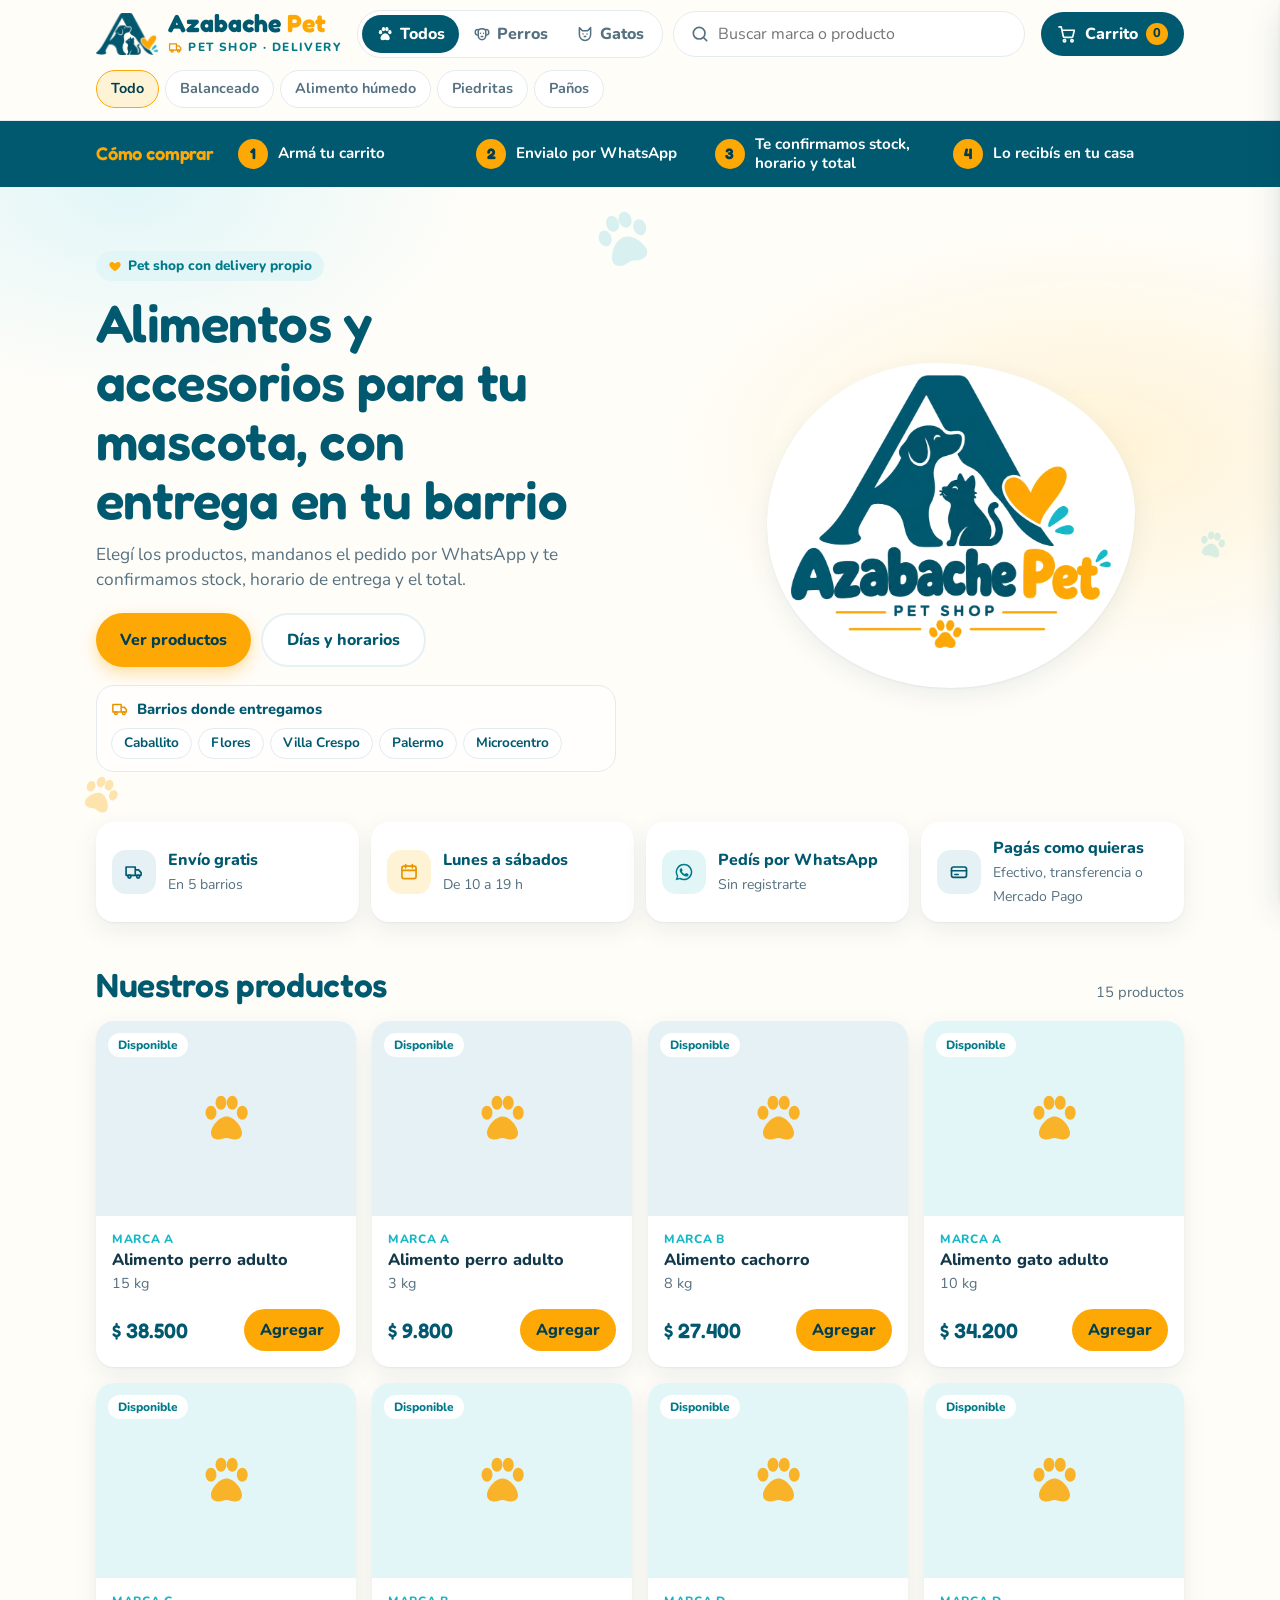
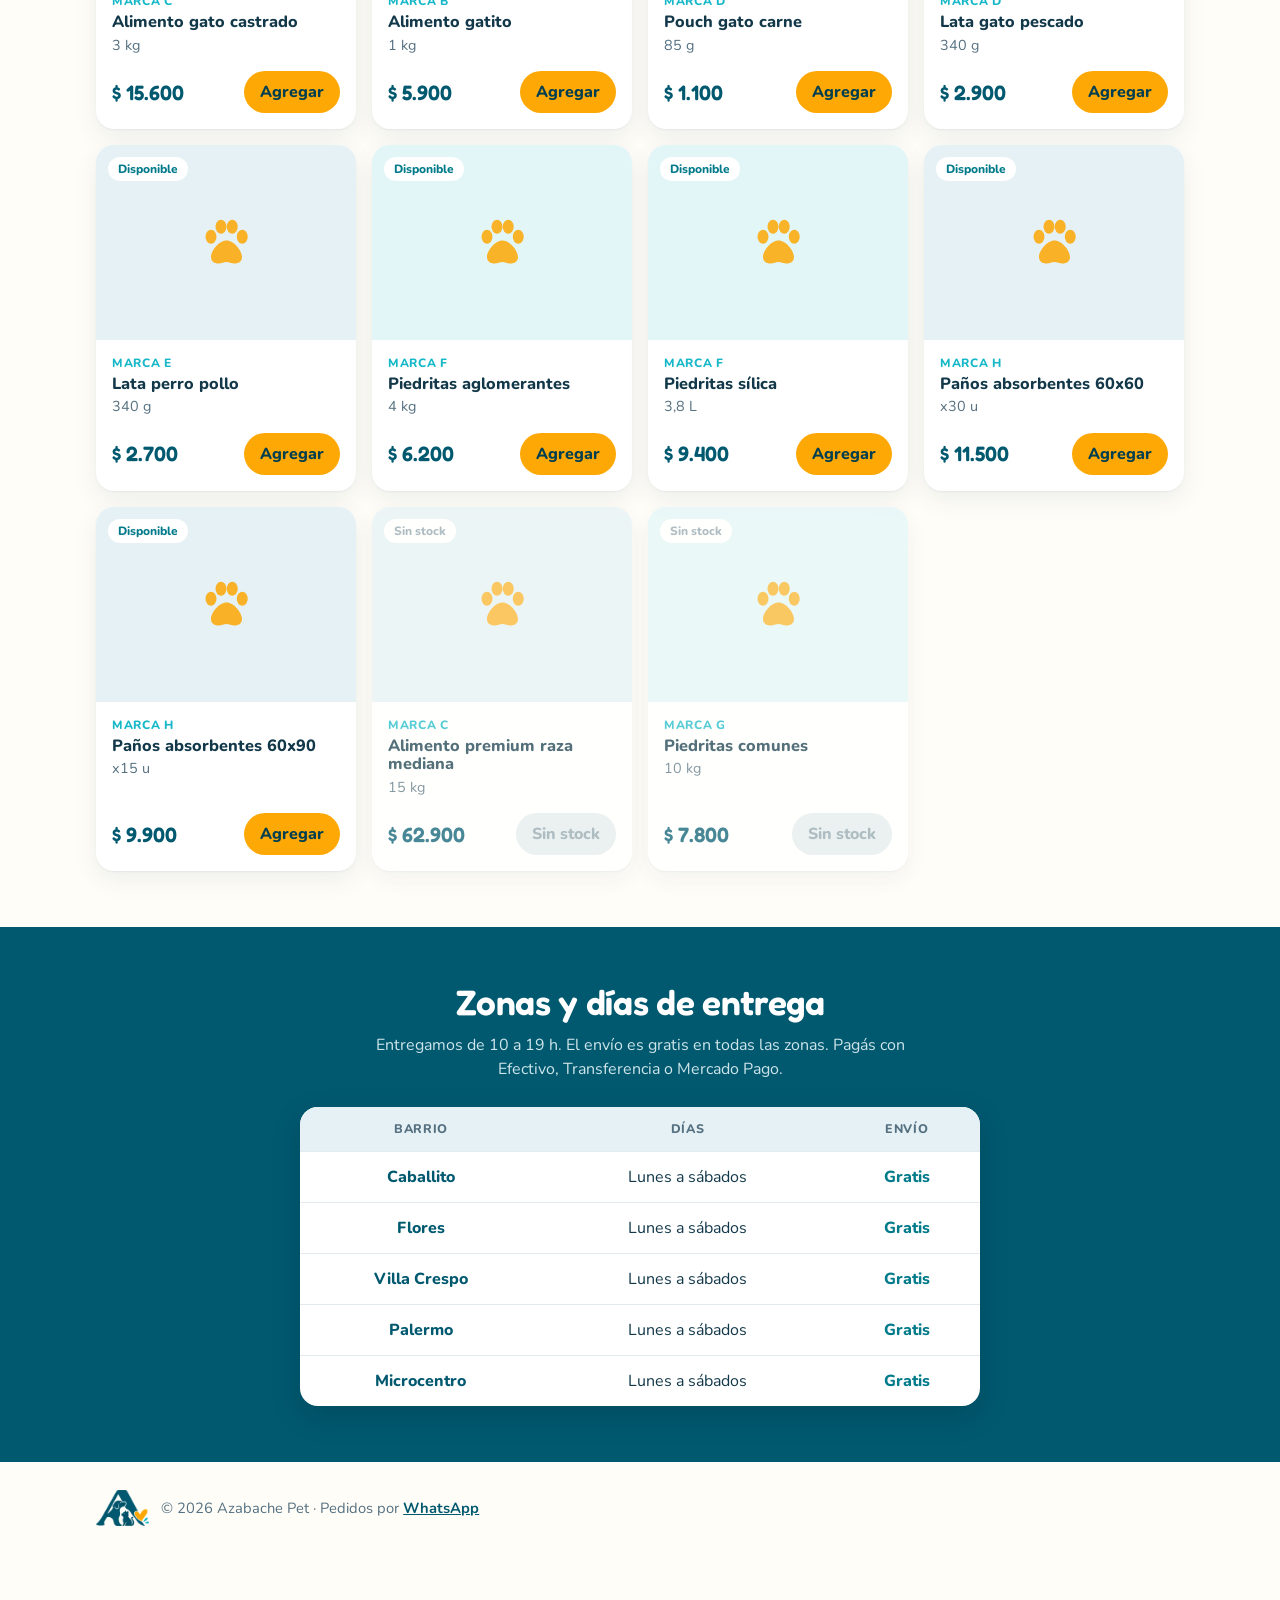
<file: index.html>
<!doctype html>
<html lang="es">
<head>
  <meta charset="utf-8">
  <meta name="viewport" content="width=device-width, initial-scale=1">
  <title>Azabache Pet · Pet shop & delivery</title>
  <meta name="description" content="Alimento balanceado, húmedo, piedritas y paños con entrega en Caballito, Flores, Villa Crespo, Palermo y Microcentro.">
  <meta name="theme-color" content="#015970">
  <link rel="icon" type="image/png" href="img/favicon.png">
  <link rel="preconnect" href="https://fonts.googleapis.com">
  <link rel="preconnect" href="https://fonts.gstatic.com" crossorigin>
  <link rel="stylesheet" href="https://fonts.googleapis.com/css2?family=Fredoka:wght@500;600;700&family=Nunito:wght@400;600;700;800&display=swap">
  <link rel="stylesheet" href="styles.css">
</head>
<body>
  <header class="topbar">
    <div class="wrap topbar-inner">
      <a href="#" class="brand" id="brand">
        <img src="img/logo-marca.png" alt="" width="256" height="173">
        <span class="brand-text">
          <span class="wordmark" id="brand-name"></span>
          <span class="brand-sub"><svg aria-hidden="true"><use href="#i-truck"/></svg>Pet shop · Delivery</span>
        </span>
      </a>
      <div class="top-filters">
        <div class="seg" role="tablist" aria-label="Mascota" id="f-mascota">
          <button role="tab" data-v="todos" aria-selected="true"><svg aria-hidden="true"><use href="#i-paw"/></svg>Todos</button>
          <button role="tab" data-v="perro" aria-selected="false"><svg aria-hidden="true"><use href="#i-dog"/></svg>Perros</button>
          <button role="tab" data-v="gato" aria-selected="false"><svg aria-hidden="true"><use href="#i-cat"/></svg>Gatos</button>
        </div>
        <label class="search">
          <svg viewBox="0 0 24 24" aria-hidden="true"><use href="#i-search"/></svg>
          <input type="search" id="f-texto" placeholder="Buscar marca o producto" autocomplete="off" aria-label="Buscar marca o producto">
        </label>
      </div>
      <button class="cart-btn" id="open-cart" aria-label="Ver carrito">
        <svg viewBox="0 0 24 24" aria-hidden="true"><use href="#i-cart"/></svg>
        <span>Carrito</span>
        <span class="badge" id="cart-count" hidden>0</span>
      </button>
    </div>
    <div class="wrap top-chips">
      <div class="chips" id="f-categoria" aria-label="Categoría"></div>
    </div>
  </header>

  <main>
    <section class="howto" aria-label="Cómo comprar">
      <div class="wrap howto-inner">
        <h2 class="howto-title">Cómo comprar</h2>
        <ol class="steps">
          <li><b>1</b><span>Armá tu carrito</span></li>
          <li><b>2</b><span>Envialo por WhatsApp</span></li>
          <li><b>3</b><span>Te confirmamos stock, horario y total</span></li>
          <li><b>4</b><span>Lo recibís en tu casa</span></li>
        </ol>
      </div>
    </section>

    <section class="hero">
      <svg class="deco d1" aria-hidden="true"><use href="#i-paw"/></svg>
      <svg class="deco d2" aria-hidden="true"><use href="#i-paw"/></svg>
      <svg class="deco d3" aria-hidden="true"><use href="#i-paw"/></svg>
      <div class="wrap hero-inner">
        <div class="hero-text">
          <p class="kicker"><svg aria-hidden="true"><use href="#i-heart"/></svg> Pet shop con delivery propio</p>
          <h1 id="hero-title"></h1>
          <p class="hero-sub">Elegí los productos, mandanos el pedido por WhatsApp y te confirmamos stock, horario de entrega y el total.</p>
          <div class="hero-actions">
            <a class="btn-primary" href="#catalogo">Ver productos</a>
            <a class="btn-ghost" href="#entregas">Días y horarios</a>
          </div>
          <div class="zones">
            <p class="zones-label"><svg aria-hidden="true"><use href="#i-truck"/></svg> Barrios donde entregamos</p>
            <ul class="zone-chips" id="hero-zonas"></ul>
          </div>
        </div>
        <div class="hero-art">
          <img class="hero-logo" id="hero-logo" src="img/logo.png" width="900" height="769" alt="">
        </div>
      </div>
    </section>

    <section class="wrap perks" aria-label="Cómo trabajamos">
      <div class="perk"><span class="perk-ico"><svg aria-hidden="true"><use href="#i-truck"/></svg></span><div><b id="perk-envio"></b><span id="perk-envio-sub"></span></div></div>
      <div class="perk"><span class="perk-ico"><svg aria-hidden="true"><use href="#i-cal"/></svg></span><div><b id="perk-dias"></b><span id="perk-dias-sub"></span></div></div>
      <div class="perk"><span class="perk-ico"><svg aria-hidden="true"><use href="#i-wa"/></svg></span><div><b>Pedís por WhatsApp</b><span>Sin registrarte</span></div></div>
      <div class="perk"><span class="perk-ico"><svg aria-hidden="true"><use href="#i-card"/></svg></span><div><b>Pagás como quieras</b><span id="perk-pago"></span></div></div>
    </section>

    <section class="wrap catalog" id="catalogo">
      <div class="catalog-head">
        <h2>Nuestros productos</h2>
        <p class="result-count" id="result-count"></p>
      </div>

      <div class="grid" id="grid"></div>
      <p class="empty" id="empty" hidden>No encontramos productos con esos filtros.</p>
    </section>

    <section class="delivery" id="entregas">
      <div class="wrap">
        <h2>Zonas y días de entrega</h2>
        <p class="delivery-sub" id="delivery-sub"></p>
        <div class="table-wrap">
          <table>
            <thead><tr><th>Barrio</th><th>Días</th><th>Envío</th></tr></thead>
            <tbody id="zonas-body"></tbody>
          </table>
        </div>
      </div>
    </section>
  </main>

  <footer class="footer">
    <div class="wrap footer-inner">
      <img src="img/logo-marca.png" alt="" width="256" height="173">
      <div id="footer"></div>
    </div>
  </footer>

  <!-- Barra flotante en celular -->
  <button class="cart-bar" id="cart-bar" hidden>
    <span id="cart-bar-items"></span>
    <span>Ver pedido · <b id="cart-bar-total"></b></span>
  </button>

  <!-- Carrito -->
  <div class="overlay" id="overlay" hidden></div>
  <aside class="drawer" id="drawer" aria-hidden="true" aria-labelledby="drawer-title" role="dialog">
    <div class="drawer-head">
      <h2 id="drawer-title">Tu pedido</h2>
      <button class="icon-btn" id="close-cart" aria-label="Cerrar carrito">
        <svg viewBox="0 0 24 24" aria-hidden="true"><use href="#i-x"/></svg>
      </button>
    </div>

    <div class="drawer-body">
      <ul class="lines" id="lines"></ul>
      <p class="empty-cart" id="empty-cart">Todavía no agregaste productos.</p>

      <form id="order-form" novalidate>
        <h3>Datos de entrega</h3>
        <label>Nombre y apellido
          <input name="nombre" required autocomplete="name">
        </label>
        <label>Teléfono
          <input name="telefono" type="tel" required autocomplete="tel" inputmode="tel" placeholder="11 1234-5678">
        </label>
        <label>Barrio
          <select name="barrio" required id="barrio"></select>
        </label>
        <label>Dirección (calle, número, piso/depto)
          <input name="direccion" required autocomplete="street-address">
        </label>
        <label>Forma de pago
          <select name="pago" id="pago"></select>
        </label>
        <label>Notas <span class="opt">(opcional)</span>
          <textarea name="notas" rows="2" placeholder="Horario preferido, timbre, etc."></textarea>
        </label>
      </form>
    </div>

    <div class="drawer-foot">
      <div class="totals">
        <div><span>Subtotal</span><span id="t-sub"></span></div>
        <div><span id="t-envio-label">Envío</span><span id="t-envio"></span></div>
        <div class="grand"><span>Total estimado</span><span id="t-total"></span></div>
      </div>
      <p class="hint" id="free-hint"></p>
      <p class="form-error" id="form-error" hidden></p>
      <button class="wa-btn" id="send" type="button">
        <svg viewBox="0 0 24 24" aria-hidden="true"><use href="#i-wa"/></svg>
        Enviar pedido por WhatsApp
      </button>
      <p class="fine">El total final, el stock y el horario se confirman por WhatsApp.</p>
    </div>
  </aside>

  <svg width="0" height="0" style="position:absolute" aria-hidden="true">
    <symbol id="i-paw" viewBox="0 0 24 24"><g fill="currentColor"><ellipse cx="6" cy="9.5" rx="2.2" ry="2.8"/><ellipse cx="10" cy="5.5" rx="2.2" ry="2.8"/><ellipse cx="14.5" cy="5.5" rx="2.2" ry="2.8"/><ellipse cx="18.5" cy="9.5" rx="2.2" ry="2.8"/><path d="M12.2 11c-3 0-6.2 4.1-6.2 6.6 0 1.8 1.4 2.6 3 2.6 1.3 0 2.1-.6 3.2-.6s1.9.6 3.2.6c1.6 0 3-.8 3-2.6 0-2.5-3.2-6.6-6.2-6.6z"/></g></symbol>
    <symbol id="i-cart" viewBox="0 0 24 24"><g fill="none" stroke="currentColor" stroke-width="2" stroke-linecap="round" stroke-linejoin="round"><circle cx="9" cy="20" r="1.4"/><circle cx="18" cy="20" r="1.4"/><path d="M2.5 3.5h2.6l2.4 11.2a1.6 1.6 0 0 0 1.6 1.3h8.4a1.6 1.6 0 0 0 1.6-1.2l1.6-7.3H6"/></g></symbol>
    <symbol id="i-search" viewBox="0 0 24 24"><g fill="none" stroke="currentColor" stroke-width="2" stroke-linecap="round"><circle cx="11" cy="11" r="7"/><path d="m20 20-3.5-3.5"/></g></symbol>
    <symbol id="i-x" viewBox="0 0 24 24"><path d="M6 6l12 12M18 6 6 18" stroke="currentColor" stroke-width="2" stroke-linecap="round"/></symbol>
    <symbol id="i-wa" viewBox="0 0 24 24"><path fill="currentColor" d="M12 2a10 10 0 0 0-8.6 15.1L2 22l5-1.3A10 10 0 1 0 12 2zm0 18.2c-1.5 0-3-.4-4.3-1.2l-.3-.2-3 .8.8-2.9-.2-.3A8.2 8.2 0 1 1 12 20.2zm4.5-6.1c-.2-.1-1.5-.7-1.7-.8-.2-.1-.4-.1-.6.1l-.8 1c-.1.2-.3.2-.5.1a6.7 6.7 0 0 1-3.3-2.9c-.3-.4.2-.4.7-1.4.1-.2 0-.3 0-.4l-.8-1.8c-.2-.5-.4-.4-.6-.4h-.5a1 1 0 0 0-.7.3 3 3 0 0 0-.9 2.2 5.2 5.2 0 0 0 1.1 2.7 11.8 11.8 0 0 0 4.5 4c1.7.7 2.3.8 3.2.6.5-.1 1.5-.6 1.7-1.2.2-.6.2-1.1.2-1.2-.1-.1-.3-.2-.5-.3z"/></symbol>
    <symbol id="i-heart" viewBox="0 0 24 24"><path fill="currentColor" d="M12 21s-7.5-4.6-9.4-9.3C1.3 8.4 3.4 5 6.8 5c2 0 3.4 1.1 4.2 2.4h2C13.8 6.1 15.2 5 17.2 5c3.4 0 5.5 3.4 4.2 6.7C19.5 16.4 12 21 12 21z"/></symbol>
    <symbol id="i-truck" viewBox="0 0 24 24"><g fill="none" stroke="currentColor" stroke-width="2" stroke-linecap="round" stroke-linejoin="round"><path d="M2.5 6h11v10h-11zM13.5 9.5h4l3 3.2V16h-7"/><circle cx="6.5" cy="17.5" r="1.8"/><circle cx="17" cy="17.5" r="1.8"/></g></symbol>
    <symbol id="i-cal" viewBox="0 0 24 24"><g fill="none" stroke="currentColor" stroke-width="2" stroke-linecap="round"><rect x="3.5" y="5" width="17" height="15" rx="2.5"/><path d="M3.5 10h17M8 3v4M16 3v4"/></g></symbol>
    <symbol id="i-card" viewBox="0 0 24 24"><g fill="none" stroke="currentColor" stroke-width="2" stroke-linecap="round"><rect x="3" y="6" width="18" height="12.5" rx="2.5"/><path d="M3 10.5h18M7 15h4"/></g></symbol>
    <symbol id="i-dog" viewBox="0 0 24 24"><g fill="none" stroke="currentColor" stroke-width="2" stroke-linecap="round" stroke-linejoin="round"><path d="M7.5 6.5C5 5.4 3 6.8 3 9.8c0 2 1 3.4 2.6 3.6M16.5 6.5C19 5.4 21 6.8 21 9.8c0 2-1 3.4-2.6 3.6"/><path d="M7 8.5C7 6.6 9.2 5 12 5s5 1.6 5 3.5V14c0 3.1-2.2 5.5-5 5.5S7 17.1 7 14z"/><path d="M11 15.2h2"/></g><g fill="currentColor"><circle cx="10" cy="11" r="1"/><circle cx="14" cy="11" r="1"/></g></symbol>
    <symbol id="i-cat" viewBox="0 0 24 24"><g fill="none" stroke="currentColor" stroke-width="2" stroke-linejoin="round"><path d="M4.5 3.5l4 4.2h7l4-4.2V13c0 4.2-3.4 7.5-7.5 7.5S4.5 17.2 4.5 13z"/><path d="M11 15.3h2" stroke-linecap="round"/></g><g fill="currentColor"><circle cx="9.3" cy="12" r="1"/><circle cx="14.7" cy="12" r="1"/></g></symbol>
  </svg>

  <script src="config.js"></script>
  <script src="productos.js"></script>
  <script src="app.js"></script>
</body>
</html>
</file>
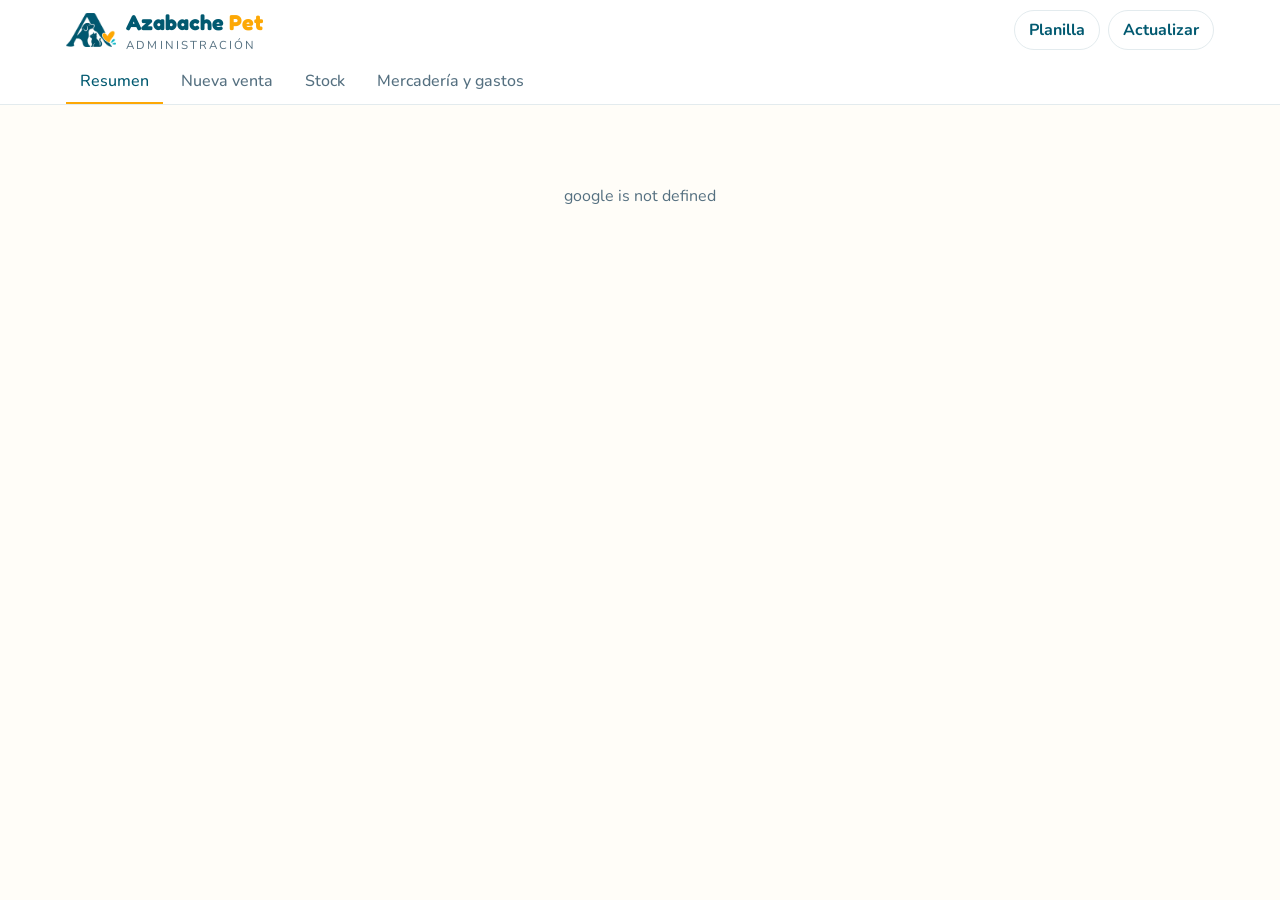
<file: apps-script/Panel.html>
<!doctype html>
<html lang="es">
<head>
  <base target="_top">
  <meta charset="utf-8">
  <link rel="preconnect" href="https://fonts.googleapis.com">
  <link rel="preconnect" href="https://fonts.gstatic.com" crossorigin>
  <link rel="stylesheet" href="https://fonts.googleapis.com/css2?family=Fredoka:wght@500;600;700&family=Nunito:wght@400;600;700;800&display=swap">
  <style>
    :root {
      /* Colores del logo: azul petróleo (marca), ámbar (acentos y botones), turquesa (detalles) */
      --bg: #fffdf8; --surface: #ffffff; --ink: #12384a; --muted: #557080; --line: #e3ebee;
      --brand: #015970; --brand-dark: #013f50; --brand-soft: #e5f1f4; --track: #e5f1f4; --detail: #16b8c8;
      --amber: #fda805; --amber-dark: #e89400; --amber-soft: #fff3d6;
      --warn: #8a5300; --warn-bg: #fdf1dc; --crit: #b42318; --crit-bg: #fdecea; --good: #3d6b35; --good-bg: #e9f2e5;
      --radius: 16px; --serif: "Fredoka", "Nunito", system-ui, sans-serif;
      font-family: "Nunito", system-ui, -apple-system, "Segoe UI", Roboto, sans-serif; color: var(--ink);
    }
    * { box-sizing: border-box; }
    body { margin: 0; background: var(--bg); line-height: 1.4; }
    button, input, select, textarea { font: inherit; color: inherit; }
    button { cursor: pointer; }
    h1, h2, h3 { margin: 0; line-height: 1.15; }
    h2 { font-family: var(--serif); font-weight: 600; font-size: 1.45rem; color: var(--brand); }
    h3 { font-size: .95rem; font-weight: 600; }
    .wrap { max-width: 1180px; margin: 0 auto; padding: 0 16px; }
    .muted { color: var(--muted); }
    .num { font-variant-numeric: tabular-nums; }

    /* Encabezado y pestañas */
    .top { background: var(--surface); border-bottom: 1px solid var(--line); position: sticky; top: 0; z-index: 10; }
    .top-row { display: flex; align-items: center; justify-content: space-between; gap: 12px; height: 60px; }
    .brand { display: flex; align-items: center; gap: 10px; min-width: 0; }
    .brand img { height: 34px; width: auto; }
    .brand b { font-family: var(--serif); font-weight: 700; font-size: 1.35rem; white-space: nowrap; color: var(--brand); }
    .brand b em { font-style: normal; color: var(--amber); }
    .brand .role { font-size: .72rem; letter-spacing: .18em; text-transform: uppercase; color: var(--muted); }
    .top-actions { display: flex; align-items: center; gap: 8px; }
    .user { font-size: .85rem; color: var(--muted); max-width: 200px; overflow: hidden; text-overflow: ellipsis; white-space: nowrap; }
    .btn { border: 1px solid var(--line); background: var(--surface); border-radius: 999px; padding: 8px 14px; font-weight: 700; text-decoration: none; color: var(--brand); display: inline-flex; align-items: center; gap: 6px; }
    .btn:hover { background: var(--track); }
    .btn.primary { background: var(--amber); border-color: var(--amber); color: var(--brand-dark); font-weight: 800; }
    .btn.primary:hover { background: var(--amber-dark); border-color: var(--amber-dark); }
    .btn.dark { background: var(--brand); border-color: var(--brand); color: #fff; }
    .btn:disabled { opacity: .55; cursor: not-allowed; }
    .tabs { display: flex; gap: 4px; overflow-x: auto; scrollbar-width: none; }
    .tabs button { border: 0; background: none; padding: 10px 14px; font-weight: 500; color: var(--muted); border-bottom: 2px solid transparent; white-space: nowrap; }
    .tabs button[aria-selected="true"] { color: var(--brand); border-color: var(--amber); }

    main { padding: 20px 0 60px; }
    section[hidden] { display: none; }
    .section-head { display: flex; flex-wrap: wrap; align-items: center; justify-content: space-between; gap: 12px; margin-bottom: 16px; }
    .seg { display: inline-flex; flex-wrap: wrap; background: var(--surface); border: 1px solid var(--line); border-radius: 999px; padding: 3px; }
    .seg button { border: 0; background: none; padding: 6px 12px; border-radius: 999px; font-weight: 500; color: var(--muted); font-size: .9rem; }
    .seg button[aria-pressed="true"] { background: var(--brand); color: #fff; }

    .card { background: var(--surface); border: 1px solid var(--line); border-radius: var(--radius); padding: 16px; min-width: 0; }
    .card-head { display: flex; align-items: baseline; justify-content: space-between; gap: 8px; margin-bottom: 12px; }
    .grid { display: grid; gap: 12px; }
    .kpis { grid-template-columns: repeat(auto-fill, minmax(170px, 1fr)); margin-bottom: 12px; }
    .two { grid-template-columns: repeat(auto-fit, minmax(300px, 1fr)); margin-top: 12px; }

    /* Indicadores */
    .kpi .label { font-size: .85rem; color: var(--muted); }
    .kpi .value { font-family: var(--serif); font-size: 1.7rem; font-weight: 600; color: var(--brand); margin: 4px 0 2px; font-variant-numeric: tabular-nums; }
    .kpi .sub { font-size: .82rem; color: var(--muted); }
    .delta { font-weight: 600; }
    .delta.up { color: var(--good); }
    .delta.down { color: var(--crit); }
    .progress { height: 8px; background: var(--track); border-radius: 999px; overflow: hidden; margin: 8px 0 4px; }
    .progress > div { height: 100%; background: var(--brand); border-radius: 999px; }

    /* Gráfico de barras por día */
    .chart { position: relative; }
    .chart svg { display: block; width: 100%; overflow: visible; }
    .chart .axis { font-size: 11px; fill: var(--muted); font-family: inherit; }
    .chart .grid-line { stroke: var(--line); stroke-width: 1; }
    .chart .bar { fill: var(--brand); }
    .chart .hit { fill: transparent; }
    .chart .hit:hover + .bar, .chart .bar.on { fill: var(--brand-dark); }
    .tip { position: absolute; pointer-events: none; background: var(--ink); color: #fff; font-size: .82rem; padding: 6px 10px; border-radius: 8px; white-space: nowrap; transform: translate(-50%, -100%); margin-top: -8px; }
    .tip[hidden] { display: none; }
    details.as-table { margin-top: 10px; font-size: .85rem; }
    details.as-table summary { cursor: pointer; color: var(--muted); }

    /* Listas con barra */
    .bars { list-style: none; margin: 0; padding: 0; display: grid; gap: 10px; }
    .bars li { display: grid; grid-template-columns: 1fr auto; gap: 2px 10px; font-size: .9rem; }
    .bars .track { grid-column: 1 / -1; height: 8px; background: var(--track); border-radius: 999px; overflow: hidden; }
    .bars .fill { height: 100%; background: var(--brand); border-radius: 0 4px 4px 0; }
    .bars .name { overflow: hidden; text-overflow: ellipsis; white-space: nowrap; }
    .empty { color: var(--muted); font-size: .9rem; padding: 8px 0; }

    /* Tablas */
    .table-wrap { overflow-x: auto; }
    table { width: 100%; border-collapse: collapse; font-size: .9rem; }
    th, td { text-align: left; padding: 9px 10px; border-bottom: 1px solid var(--line); vertical-align: middle; }
    th { font-size: .75rem; text-transform: uppercase; letter-spacing: .04em; color: var(--muted); font-weight: 500; white-space: nowrap; }
    td.r, th.r { text-align: right; }
    tr:last-child td { border-bottom: 0; }
    #stock-table td:first-child, .items td:first-child { min-width: 200px; }
    .kpi .value.neg { color: var(--crit); }
    tr.anulada td { color: var(--muted); text-decoration: line-through; }
    tr.anulada td:last-child { text-decoration: none; }

    .status { display: inline-flex; align-items: center; gap: 5px; font-size: .78rem; font-weight: 600; padding: 2px 8px; border-radius: 999px; white-space: nowrap; }
    .status svg { width: 12px; height: 12px; }
    .status.crit { color: var(--crit); background: var(--crit-bg); }
    .status.warn { color: var(--warn); background: var(--warn-bg); }
    .status.good { color: var(--good); background: var(--good-bg); }
    .alerts { display: flex; flex-wrap: wrap; gap: 8px; margin-bottom: 12px; }

    /* Formularios */
    form .fields { display: grid; grid-template-columns: repeat(auto-fit, minmax(200px, 1fr)); gap: 10px 12px; }
    label { display: block; font-size: .82rem; font-weight: 500; }
    label .opt { color: var(--muted); font-weight: 400; }
    input, select, textarea { display: block; width: 100%; margin-top: 4px; padding: 9px 11px; border: 1px solid var(--line); border-radius: 10px; background: var(--bg); }
    input:focus, select:focus, textarea:focus { outline: 2px solid var(--ink); outline-offset: -1px; background: var(--surface); }
    .full { grid-column: 1 / -1; }
    .row { display: flex; flex-wrap: wrap; gap: 10px; align-items: flex-end; }
    .row > label { flex: 1 1 180px; }
    .row > label.qty { flex: 0 0 110px; }
    .items td input { margin: 0; padding: 6px 8px; width: 110px; text-align: right; }
    .items td input.qty { width: 70px; }
    .link-btn { border: 0; background: none; color: var(--muted); text-decoration: underline; padding: 0; font-size: .85rem; }
    .totals { display: grid; gap: 4px; margin-top: 12px; max-width: 360px; margin-left: auto; }
    .totals div { display: flex; justify-content: space-between; color: var(--muted); }
    .totals .grand { color: var(--ink); font-weight: 600; font-size: 1.1rem; }
    .form-foot { display: flex; flex-wrap: wrap; align-items: center; justify-content: space-between; gap: 12px; margin-top: 14px; }
    .check { display: flex; align-items: center; gap: 8px; font-weight: 400; }
    .check input { width: auto; margin: 0; }
    .note { font-size: .85rem; color: var(--muted); margin: 6px 0 0; }
    .warn-text { color: var(--warn); font-size: .85rem; }

    .toast { position: fixed; left: 50%; bottom: 20px; transform: translateX(-50%); background: var(--ink); color: #fff; padding: 12px 18px; border-radius: 12px; z-index: 50; max-width: calc(100% - 32px); }
    .toast.error { background: var(--crit); }
    .toast[hidden] { display: none; }
    .loading { text-align: center; padding: 80px 16px; color: var(--muted); }

    @media (max-width: 640px) {
      .user, .brand .role { display: none; }
      .kpis { grid-template-columns: repeat(2, 1fr); }
      .kpi .value { font-size: 1.3rem; }
      .hide-sm { display: none; }
      #stock-table td:first-child { min-width: 150px; }
      /* Ítems de la venta: una tarjeta por producto en vez de tabla */
      .items thead { display: none; }
      .items tr { display: grid; grid-template-columns: auto auto 1fr auto; gap: 8px 10px; align-items: center; padding: 10px 0; border-bottom: 1px solid var(--line); }
      .items td { padding: 0; border: 0; min-width: 0 !important; }
      .items td:first-child { grid-column: 1 / -1; }
      .items td input { width: 96px; }
    }
    @media (max-width: 420px) {
      .brand > div { display: none; }
      .top-actions .btn { padding: 7px 10px; }
    }
  </style>
</head>
<body>
  <header class="top">
    <div class="wrap top-row">
      <div class="brand">
        <img src="https://zay016.github.io/petshop-catalogo/img/logo-marca.png" alt="">
        <div><b>Azabache <em>Pet</em></b><div class="role">Administración</div></div>
      </div>
      <div class="top-actions">
        <span class="user" id="user"></span>
        <a class="btn" id="sheet-link" href="#" target="_blank" rel="noopener">Planilla</a>
        <button class="btn" id="reload" title="Volver a leer la planilla">Actualizar</button>
      </div>
    </div>
    <nav class="wrap tabs" role="tablist">
      <button role="tab" data-tab="resumen" aria-selected="true">Resumen</button>
      <button role="tab" data-tab="venta" aria-selected="false">Nueva venta</button>
      <button role="tab" data-tab="stock" aria-selected="false">Stock</button>
      <button role="tab" data-tab="mov" aria-selected="false">Mercadería y gastos</button>
    </nav>
  </header>

  <main class="wrap">
    <div class="loading" id="loading">Cargando datos de la planilla…</div>

    <!-- RESUMEN -->
    <section id="tab-resumen" hidden>
      <div class="section-head">
        <h2>Cómo viene el negocio</h2>
        <div class="seg" id="periodo">
          <button data-p="7d" aria-pressed="false">7 días</button>
          <button data-p="mes" aria-pressed="true">Este mes</button>
          <button data-p="mesant" aria-pressed="false">Mes pasado</button>
          <button data-p="90d" aria-pressed="false">90 días</button>
          <button data-p="todo" aria-pressed="false">Todo</button>
        </div>
      </div>

      <div class="grid kpis" id="kpis"></div>
      <div class="grid kpis" id="kpis-negocio"></div>

      <div class="card">
        <div class="card-head"><h3>Ventas por día</h3><span class="muted" id="chart-note"></span></div>
        <div class="chart" id="chart"><div class="tip" id="tip" hidden></div></div>
        <details class="as-table"><summary>Ver como tabla</summary><div class="table-wrap" id="chart-table"></div></details>
      </div>

      <div class="grid two">
        <div class="card"><div class="card-head"><h3>Productos que más ganancia dejan</h3></div><ul class="bars" id="top-productos"></ul></div>
        <div class="card"><div class="card-head"><h3>Ventas por barrio</h3></div><ul class="bars" id="por-barrio"></ul></div>
        <div class="card"><div class="card-head"><h3>Formas de pago</h3></div><ul class="bars" id="por-pago"></ul></div>
        <div class="card"><div class="card-head"><h3>Clientes</h3><span class="muted" id="clientes-note"></span></div><ul class="bars" id="top-clientes"></ul></div>
      </div>

      <div class="card" style="margin-top:12px">
        <div class="card-head"><h3>Últimas ventas</h3><span class="muted">Anular devuelve el stock</span></div>
        <div class="table-wrap" id="ultimas"></div>
      </div>
    </section>

    <!-- NUEVA VENTA -->
    <section id="tab-venta" hidden>
      <div class="section-head"><h2>Registrar una venta</h2></div>
      <div class="grid two" style="margin-top:0">
        <div class="card">
          <h3>Pegar el pedido de WhatsApp</h3>
          <p class="note">Copiá el mensaje que llegó desde el catálogo y pegalo acá: se completan el cliente y los productos.</p>
          <textarea id="wa-text" rows="7" placeholder="¡Hola Azabache Pet! Quiero hacer este pedido: …"></textarea>
          <div class="form-foot"><span class="warn-text" id="wa-warn"></span><button class="btn dark" id="wa-parse" type="button">Completar desde el mensaje</button></div>
        </div>
        <div class="card">
          <h3>Agregar productos</h3>
          <div class="row" style="margin-top:10px">
            <label>Producto<select id="add-prod"></select></label>
            <label class="qty">Cantidad<input id="add-qty" type="number" min="1" value="1" inputmode="numeric"></label>
            <button class="btn primary" id="add-btn" type="button">Agregar</button>
          </div>
          <p class="note" id="add-stock"></p>
        </div>
      </div>

      <form class="card" id="venta-form" style="margin-top:12px" novalidate>
        <div class="table-wrap">
          <table class="items">
            <thead><tr><th>Producto</th><th class="r">Cant.</th><th class="r">Precio unit.</th><th class="r hide-sm">Stock</th><th class="r">Subtotal</th><th></th></tr></thead>
            <tbody id="items"></tbody>
          </table>
        </div>
        <p class="empty" id="items-empty">Todavía no hay productos en esta venta.</p>
        <div class="totals">
          <div><span>Costo de la mercadería</span><span class="num" id="v-costo"></span></div>
          <div><span>Ganancia</span><span class="num" id="v-ganancia"></span></div>
          <div class="grand"><span>Total</span><span class="num" id="v-total"></span></div>
        </div>

        <h3 style="margin:18px 0 10px">Cliente y entrega</h3>
        <div class="fields">
          <label>Nombre<input name="cliente" required autocomplete="off"></label>
          <label>Teléfono<input name="telefono" inputmode="tel" autocomplete="off"></label>
          <label>Barrio<select name="barrio" id="v-barrio"></select></label>
          <label>Dirección<input name="direccion" autocomplete="off"></label>
          <label>Forma de pago<select name="pago" id="v-pago"></select></label>
          <label>Fecha y hora<input name="fecha" type="datetime-local" id="v-fecha"></label>
          <label class="full">Notas <span class="opt">(opcional)</span><input name="notas" autocomplete="off"></label>
        </div>
        <div class="form-foot">
          <label class="check"><input type="checkbox" name="permitirSinStock"> Registrar aunque no alcance el stock</label>
          <div class="row">
            <button class="btn" type="button" id="v-clear">Vaciar</button>
            <button class="btn primary" type="submit" id="v-submit">Registrar venta</button>
          </div>
        </div>
      </form>
    </section>

    <!-- STOCK -->
    <section id="tab-stock" hidden>
      <div class="section-head">
        <h2>Stock y reposición</h2>
        <div class="seg" id="stock-filtro">
          <button data-f="todos" aria-pressed="true">Todos</button>
          <button data-f="alertas" aria-pressed="false">Solo alertas</button>
          <button data-f="reponer" aria-pressed="false">A reponer</button>
        </div>
      </div>
      <div class="alerts" id="stock-alerts"></div>
      <div class="card">
        <div class="table-wrap" id="stock-table"></div>
        <p class="note" id="stock-note"></p>
      </div>
    </section>

    <!-- MERCADERÍA Y GASTOS -->
    <section id="tab-mov" hidden>
      <div class="section-head"><h2>Mercadería y gastos</h2></div>
      <div class="grid two" style="margin-top:0">
        <form class="card" id="compra-form" novalidate>
          <h3>Ingreso de mercadería</h3>
          <p class="note">Suma el stock y actualiza el costo (promedio entre lo que había y lo que entra).</p>
          <div class="fields" style="margin-top:10px">
            <label class="full">Producto<select name="producto_id" id="c-prod"></select></label>
            <label>Cantidad<input name="cantidad" type="number" min="1" inputmode="numeric" required></label>
            <label>Costo por unidad<input name="costo_unit" type="number" min="0" inputmode="numeric" required></label>
            <label>Proveedor <span class="opt">(opcional)</span><input name="proveedor" autocomplete="off"></label>
            <label>Fecha<input name="fecha" type="date" id="c-fecha"></label>
          </div>
          <p class="note" id="c-preview"></p>
          <div class="form-foot"><span></span><button class="btn primary" type="submit">Registrar ingreso</button></div>
        </form>

        <form class="card" id="gasto-form" novalidate>
          <h3>Gasto</h3>
          <p class="note">Envíos, embalaje, publicidad, herramientas… todo lo que no es mercadería.</p>
          <div class="fields" style="margin-top:10px">
            <label class="full">Concepto<input name="concepto" required autocomplete="off"></label>
            <label>Categoría<select name="categoria" id="g-cat"></select></label>
            <label>Monto<input name="monto" type="number" min="1" inputmode="numeric" required></label>
            <label>Fecha<input name="fecha" type="date" id="g-fecha"></label>
            <label>Notas <span class="opt">(opcional)</span><input name="notas" autocomplete="off"></label>
          </div>
          <div class="form-foot"><span></span><button class="btn primary" type="submit">Registrar gasto</button></div>
        </form>
      </div>

      <div class="card" style="margin-top:12px">
        <div class="card-head"><h3>Últimos movimientos</h3></div>
        <div class="table-wrap" id="movimientos"></div>
      </div>
    </section>
  </main>

  <div class="toast" id="toast" hidden></div>

  <svg width="0" height="0" style="position:absolute" aria-hidden="true">
    <symbol id="i-alert" viewBox="0 0 16 16"><path fill="currentColor" d="M8 1.5 15 14H1L8 1.5zm-.8 4.5v4h1.6V6H7.2zm0 5.2v1.6h1.6v-1.6H7.2z"/></symbol>
    <symbol id="i-x" viewBox="0 0 16 16"><path fill="currentColor" d="M8 1a7 7 0 1 1 0 14A7 7 0 0 1 8 1zm2.5 3.4L8 6.9 5.5 4.4 4.4 5.5 6.9 8l-2.5 2.5 1.1 1.1L8 9.1l2.5 2.5 1.1-1.1L9.1 8l2.5-2.5-1.1-1.1z"/></symbol>
    <symbol id="i-ok" viewBox="0 0 16 16"><path fill="currentColor" d="M8 1a7 7 0 1 1 0 14A7 7 0 0 1 8 1zm3.3 4.2L7 9.5 4.7 7.2 3.6 8.3 7 11.7l5.4-5.4-1.1-1.1z"/></symbol>
  </svg>

<script>
(function () {
  // ───────── utilidades ─────────
  const $ = s => document.querySelector(s);
  const pesosFmt = new Intl.NumberFormat('es-AR', { style: 'currency', currency: 'ARS', maximumFractionDigits: 0 });
  const fmt = n => pesosFmt.format(Math.round(n || 0));
  const fmtK = n => Math.abs(n) >= 1e6 ? '$ ' + (n / 1e6).toLocaleString('es-AR', { maximumFractionDigits: 1 }) + ' M'
    : Math.abs(n) >= 1e3 ? '$ ' + Math.round(n / 1e3) + ' k' : '$ ' + Math.round(n);
  const pct = n => (n * 100).toLocaleString('es-AR', { maximumFractionDigits: 0 }) + '%';
  const esc = s => String(s == null ? '' : s).replace(/[&<>"']/g, c => ({ '&': '&amp;', '<': '&lt;', '>': '&gt;', '"': '&quot;', "'": '&#39;' }[c]));
  const normalizar = s => String(s || '').normalize('NFD').replace(/[̀-ͯ]/g, '').toLowerCase().replace(/\s+/g, ' ').trim();
  const DIA = 86400000;
  const inicioDia = d => { const x = new Date(d); x.setHours(0, 0, 0, 0); return x; };
  const fechaCorta = d => d.toLocaleDateString('es-AR', { day: '2-digit', month: '2-digit' });
  const fechaHora = d => d.toLocaleDateString('es-AR', { day: '2-digit', month: '2-digit' }) + ' ' + d.toLocaleTimeString('es-AR', { hour: '2-digit', minute: '2-digit', hourCycle: 'h23' });
  const aInputLocal = (d, conHora) => {
    const p = n => String(n).padStart(2, '0');
    const base = `${d.getFullYear()}-${p(d.getMonth() + 1)}-${p(d.getDate())}`;
    return conHora ? `${base}T${p(d.getHours())}:${p(d.getMinutes())}` : base;
  };
  const icono = { crit: 'i-x', warn: 'i-alert', good: 'i-ok' };
  const estado = (tipo, texto) => `<span class="status ${tipo}"><svg aria-hidden="true"><use href="#${icono[tipo]}"/></svg>${esc(texto)}</span>`;
  const nombreProd = p => `${p.nombre} (${p.marca}, ${p.tamano})`;

  function llamar(fn, ...args) {
    return new Promise((ok, mal) => google.script.run.withSuccessHandler(ok).withFailureHandler(mal)[fn](...args));
  }

  let toastTimer;
  function aviso(texto, error) {
    const t = $('#toast');
    t.textContent = texto; t.className = 'toast' + (error ? ' error' : ''); t.hidden = false;
    clearTimeout(toastTimer); toastTimer = setTimeout(() => { t.hidden = true; }, error ? 7000 : 3500);
  }
  const mensajeError = e => String((e && e.message) || e).replace(/^Error:\s*/, '');

  // ───────── estado ─────────
  let D = null;                 // datos de la planilla
  let periodo = 'mes';
  let filtroStock = 'todos';
  let venta = [];               // [{ id, cantidad, precio }]
  let anulando = null;          // venta_id con confirmación abierta

  function preparar(datos) {
    datos.productos.forEach(p => { p.stock = Number(p.stock) || 0; p.costo = Number(p.costo) || 0; p.precio = Number(p.precio) || 0; p.stock_minimo = Number(p.stock_minimo) || 0; p.activo = /^(s[ií]|true|verdadero)$/i.test(String(p.activo).trim()); });
    datos.ventas.forEach(v => { v.fecha = new Date(v.fecha); ['cantidad', 'precio_unit', 'costo_unit', 'total_linea', 'ganancia_linea'].forEach(k => v[k] = Number(v[k]) || 0); });
    datos.compras.forEach(c => { c.fecha = new Date(c.fecha); c.total = Number(c.total) || 0; c.cantidad = Number(c.cantidad) || 0; });
    datos.gastos.forEach(g => { g.fecha = new Date(g.fecha); g.monto = Number(g.monto) || 0; });
    datos.porId = Object.fromEntries(datos.productos.map(p => [p.id, p]));
    return datos;
  }

  async function cargar() {
    try {
      D = preparar(await llamar('getDatos'));
      $('#loading').hidden = true;
      $('#user').textContent = D.usuario || '';
      $('#sheet-link').href = D.planilla;
      llenarSelects();
      render();
      if (!document.querySelector('section:not([hidden])')) mostrar('resumen');
    } catch (e) {
      $('#loading').textContent = mensajeError(e);
    }
  }

  function aplicarRespuesta(r) {
    D = preparar(r.datos);
    llenarSelects();
    render();
    aviso(r.mensaje);
  }

  // ───────── pestañas ─────────
  function mostrar(tab) {
    document.querySelectorAll('.tabs button').forEach(b => b.setAttribute('aria-selected', b.dataset.tab === tab));
    document.querySelectorAll('main section').forEach(s => { s.hidden = s.id !== 'tab-' + tab; });
    if (tab === 'resumen' && D) renderGrafico();
  }
  document.querySelector('.tabs').addEventListener('click', e => { const b = e.target.closest('button'); if (b && D) mostrar(b.dataset.tab); });
  $('#reload').addEventListener('click', () => { $('#reload').disabled = true; cargar().finally(() => { $('#reload').disabled = false; }); });

  function render() { renderResumen(); renderVenta(); renderStock(); renderMovimientos(); }

  // ───────── períodos ─────────
  function rango(p) {
    const hoy = inicioDia(new Date());
    const manana = new Date(hoy.getTime() + DIA);
    if (p === '7d') return { desde: new Date(hoy.getTime() - 6 * DIA), hasta: manana };
    if (p === '90d') return { desde: new Date(hoy.getTime() - 89 * DIA), hasta: manana };
    if (p === 'mes') return { desde: new Date(hoy.getFullYear(), hoy.getMonth(), 1), hasta: manana };
    if (p === 'mesant') return { desde: new Date(hoy.getFullYear(), hoy.getMonth() - 1, 1), hasta: new Date(hoy.getFullYear(), hoy.getMonth(), 1) };
    const fechas = [...D.ventas, ...D.gastos].map(x => x.fecha.getTime()).filter(Boolean);
    return { desde: fechas.length ? inicioDia(Math.min(...fechas)) : hoy, hasta: manana, todo: true };
  }
  const dentro = (f, r) => f >= r.desde && f < r.hasta;
  const lineasValidas = () => D.ventas.filter(v => v.estado !== 'Anulada');

  function metricas(r) {
    const lineas = lineasValidas().filter(v => dentro(v.fecha, r));
    const pedidos = new Set(lineas.map(v => v.venta_id));
    const ventas = lineas.reduce((s, v) => s + v.total_linea, 0);
    const bruta = lineas.reduce((s, v) => s + v.ganancia_linea, 0);
    const gastos = D.gastos.filter(g => dentro(g.fecha, r)).reduce((s, g) => s + g.monto, 0);
    return { lineas, ventas, bruta, gastos, neta: bruta - gastos, pedidos: pedidos.size, ticket: pedidos.size ? ventas / pedidos.size : 0, margen: ventas ? bruta / ventas : 0 };
  }

  document.getElementById('periodo').addEventListener('click', e => {
    const b = e.target.closest('button'); if (!b) return;
    periodo = b.dataset.p;
    document.querySelectorAll('#periodo button').forEach(x => x.setAttribute('aria-pressed', x === b));
    renderResumen();
  });

  // ───────── resumen ─────────
  function deltaHTML(actual, anterior) {
    if (anterior == null) return '';
    if (!anterior) return actual ? '<span class="delta up">nuevo</span>' : '';
    const d = (actual - anterior) / Math.abs(anterior);
    return `<span class="delta ${d >= 0 ? 'up' : 'down'}">${d >= 0 ? '▲' : '▼'} ${pct(Math.abs(d))}</span> vs. período anterior`;
  }

  function kpi(label, value, sub, negativo) {
    return `<div class="card kpi"><div class="label">${label}</div><div class="value${negativo ? ' neg' : ''}">${value}</div><div class="sub">${sub || '&nbsp;'}</div></div>`;
  }

  function renderResumen() {
    const r = rango(periodo);
    const m = metricas(r);
    const largo = r.hasta - r.desde;
    const prev = r.todo ? null : metricas({ desde: new Date(r.desde.getTime() - largo), hasta: r.desde });

    $('#kpis').innerHTML = [
      kpi('Ventas', fmt(m.ventas), deltaHTML(m.ventas, prev && prev.ventas)),
      kpi('Ganancia bruta', fmt(m.bruta), m.ventas ? `margen ${pct(m.margen)}` : ''),
      kpi('Gastos', fmt(m.gastos), 'envíos, publicidad, etc.'),
      kpi('Ganancia neta', fmt(m.neta), deltaHTML(m.neta, prev && prev.neta), m.neta < 0),
      kpi('Pedidos', m.pedidos.toLocaleString('es-AR'), deltaHTML(m.pedidos, prev && prev.pedidos)),
      kpi('Ticket promedio', fmt(m.ticket), 'por pedido'),
    ].join('');

    // Indicadores de todo el negocio (no dependen del período)
    const todo = metricas({ desde: new Date(0), hasta: new Date(8.64e15) });
    const compras = D.compras.reduce((s, c) => s + c.total, 0);
    const caja = D.config.capital_inicial + todo.ventas - compras - todo.gastos;
    const activos = D.productos.filter(p => p.activo);
    const stockCosto = activos.reduce((s, p) => s + Math.max(p.stock, 0) * p.costo, 0);
    const stockVenta = activos.reduce((s, p) => s + Math.max(p.stock, 0) * p.precio, 0);
    const recupero = D.config.capital_inicial ? Math.max(todo.neta, 0) / D.config.capital_inicial : 0;
    $('#kpis-negocio').innerHTML = [
      kpi('Caja estimada', fmt(caja), caja < 0 ? 'se compró más de lo que entró: revisar el capital en Config'
        : `capital ${fmtK(D.config.capital_inicial)} + ventas − compras − gastos`, caja < 0),
      kpi('Stock valorizado', fmt(stockCosto), `a precio de venta: ${fmt(stockVenta)}`),
      `<div class="card kpi"><div class="label">Recupero de la inversión</div><div class="value">${pct(recupero)}</div>
        <div class="progress" role="img" aria-label="${pct(recupero)} recuperado"><div style="width:${Math.min(recupero, 1) * 100}%"></div></div>
        <div class="sub">ganancia neta acumulada ${fmt(todo.neta)} de ${fmt(D.config.capital_inicial)}</div></div>`,
    ].join('');

    renderGrafico();

    // Top productos por ganancia
    const porProd = agrupar(m.lineas, v => v.producto, v => v.ganancia_linea, v => v.cantidad);
    barras('#top-productos', porProd.slice(0, 6), x => `${fmt(x.valor)} · ${x.extra} u.`, 'Sin ventas en este período.');
    const porBarrio = agrupar(m.lineas, v => v.barrio || 'Sin barrio', v => v.total_linea);
    barras('#por-barrio', porBarrio, x => fmt(x.valor), 'Sin ventas en este período.');
    const porPago = agrupar(m.lineas, v => v.pago || 'Sin dato', v => v.total_linea);
    barras('#por-pago', porPago, x => `${fmt(x.valor)} · ${m.ventas ? pct(x.valor / m.ventas) : ''}`, 'Sin ventas en este período.');

    // Clientes: identificados por teléfono (o nombre si no hay teléfono)
    const clave = v => String(v.telefono || '').replace(/\D/g, '') || normalizar(v.cliente);
    const pedidosPorCliente = {};
    for (const v of lineasValidas()) (pedidosPorCliente[clave(v)] = pedidosPorCliente[clave(v)] || new Set()).add(v.venta_id);
    const clientesPeriodo = new Set(m.lineas.map(clave));
    const recurrentes = [...clientesPeriodo].filter(c => pedidosPorCliente[c].size > 1).length;
    $('#clientes-note').textContent = clientesPeriodo.size ? `${clientesPeriodo.size} clientes · ${recurrentes} repiten` : '';
    const porCliente = agrupar(m.lineas, v => v.cliente || 'Sin nombre', v => v.total_linea);
    barras('#top-clientes', porCliente.slice(0, 5), x => fmt(x.valor), 'Sin ventas en este período.');

    renderUltimas();
  }

  function agrupar(lineas, claveFn, valorFn, extraFn) {
    const m = new Map();
    for (const l of lineas) {
      const k = claveFn(l);
      const x = m.get(k) || { nombre: k, valor: 0, extra: 0 };
      x.valor += valorFn(l); if (extraFn) x.extra += extraFn(l);
      m.set(k, x);
    }
    return [...m.values()].sort((a, b) => b.valor - a.valor);
  }

  function barras(sel, items, textoFn, vacio) {
    const el = $(sel);
    if (!items.length) { el.innerHTML = `<li class="empty">${vacio}</li>`; return; }
    const max = Math.max(...items.map(x => x.valor), 1);
    el.innerHTML = items.map(x => `<li><span class="name" title="${esc(x.nombre)}">${esc(x.nombre)}</span><span class="num">${textoFn(x)}</span>
      <div class="track"><div class="fill" style="width:${Math.max(x.valor / max * 100, x.valor > 0 ? 2 : 0)}%"></div></div></li>`).join('');
  }

  // Barras por día (o por semana si el período es largo). Una sola serie: no lleva leyenda.
  function renderGrafico() {
    const cont = $('#chart');
    if (!cont.offsetWidth) return;  // pestaña oculta: se dibuja al mostrarla
    const r = rango(periodo);
    const dias = Math.round((r.hasta - r.desde) / DIA);
    const paso = dias > 62 ? 7 : 1;
    const baldes = [];
    for (let t = r.desde.getTime(); t < r.hasta.getTime(); t += paso * DIA) baldes.push({ desde: new Date(t), ventas: 0, pedidos: new Set() });
    for (const v of lineasValidas()) {
      if (!dentro(v.fecha, r)) continue;
      const i = Math.floor((inicioDia(v.fecha) - r.desde) / (paso * DIA));
      if (baldes[i]) { baldes[i].ventas += v.total_linea; baldes[i].pedidos.add(v.venta_id); }
    }
    $('#chart-note').textContent = paso === 7 ? 'agrupado por semana' : '';

    const W = cont.offsetWidth, H = 220, m = { t: 10, r: 4, b: 26, l: 54 };
    const iw = W - m.l - m.r, ih = H - m.t - m.b;
    const max = Math.max(...baldes.map(b => b.ventas), 0);
    const tope = max ? niceMax(max) : 1000;
    const y = v => m.t + ih - v / tope * ih;
    const band = iw / baldes.length;
    const bw = Math.max(Math.min(band - 2, 28), 1);
    const cadaN = Math.ceil(baldes.length / Math.max(Math.floor(iw / 48), 1));

    let svg = `<svg viewBox="0 0 ${W} ${H}" height="${H}" role="img" aria-label="Ventas por ${paso === 7 ? 'semana' : 'día'}">`;
    for (let i = 0; i <= 4; i++) {
      const v = tope / 4 * i, yy = y(v);
      svg += `<line class="grid-line" x1="${m.l}" x2="${W - m.r}" y1="${yy}" y2="${yy}"/><text class="axis" x="${m.l - 8}" y="${yy + 4}" text-anchor="end">${fmtK(v)}</text>`;
    }
    baldes.forEach((b, i) => {
      const x = m.l + i * band + (band - bw) / 2;
      const h = b.ventas ? Math.max(ih - (y(b.ventas) - m.t), 2) : 0;
      const top = m.t + ih - h, rr = Math.min(4, bw / 2, h);
      svg += `<rect class="hit" data-i="${i}" x="${m.l + i * band}" y="${m.t}" width="${band}" height="${ih}"/>`;
      svg += h ? `<path class="bar" data-i="${i}" d="M${x},${m.t + ih} V${top + rr} Q${x},${top} ${x + rr},${top} H${x + bw - rr} Q${x + bw},${top} ${x + bw},${top + rr} V${m.t + ih} Z"/>` : '<g></g>';
      if (i % cadaN === 0) svg += `<text class="axis" x="${m.l + i * band + band / 2}" y="${H - 8}" text-anchor="middle">${fechaCorta(b.desde)}</text>`;
    });
    svg += '</svg>';
    cont.querySelectorAll('svg').forEach(s => s.remove());
    cont.insertAdjacentHTML('afterbegin', svg);

    const tip = $('#tip');
    cont.querySelectorAll('.hit').forEach(h => {
      h.addEventListener('mouseenter', () => {
        const b = baldes[h.dataset.i];
        tip.innerHTML = `<b>${paso === 7 ? 'Semana del ' : ''}${fechaCorta(b.desde)}</b> · ${fmt(b.ventas)} · ${b.pedidos.size} ${b.pedidos.size === 1 ? 'pedido' : 'pedidos'}`;
        tip.style.left = Math.min(Math.max(Number(h.getAttribute('x')) + band / 2, 90), W - 90) + 'px';
        tip.style.top = (b.ventas ? y(b.ventas) : m.t + ih) + 'px';
        tip.hidden = false;
      });
      h.addEventListener('mouseleave', () => { tip.hidden = true; });
    });

    $('#chart-table').innerHTML = `<table><thead><tr><th>${paso === 7 ? 'Semana' : 'Día'}</th><th class="r">Ventas</th><th class="r">Pedidos</th></tr></thead><tbody>` +
      baldes.filter(b => b.ventas).map(b => `<tr><td>${fechaCorta(b.desde)}</td><td class="r num">${fmt(b.ventas)}</td><td class="r num">${b.pedidos.size}</td></tr>`).join('') +
      '</tbody></table>';
  }
  function niceMax(v) {
    const p = Math.pow(10, Math.floor(Math.log10(v)));
    for (const k of [1, 2, 2.5, 5, 10]) if (v <= k * p) return k * p;
    return 10 * p;
  }
  let resizeTimer;
  window.addEventListener('resize', () => { clearTimeout(resizeTimer); resizeTimer = setTimeout(() => D && renderGrafico(), 150); });

  function renderUltimas() {
    const ventas = new Map();
    for (const v of D.ventas) {
      const x = ventas.get(v.venta_id) || { id: v.venta_id, fecha: v.fecha, cliente: v.cliente, barrio: v.barrio, pago: v.pago, total: 0, items: 0, estado: v.estado };
      x.total += v.total_linea; x.items += v.cantidad;
      ventas.set(v.venta_id, x);
    }
    const lista = [...ventas.values()].sort((a, b) => b.fecha - a.fecha).slice(0, 12);
    if (!lista.length) { $('#ultimas').innerHTML = '<p class="empty">Todavía no hay ventas. Registrá la primera en "Nueva venta".</p>'; return; }
    $('#ultimas').innerHTML = `<table><thead><tr><th>Venta</th><th>Fecha</th><th>Cliente</th><th class="hide-sm">Barrio</th><th class="hide-sm">Pago</th><th class="r">Total</th><th class="r"></th></tr></thead><tbody>` +
      lista.map(v => {
        const anulada = v.estado === 'Anulada';
        const accion = anulada ? estado('crit', 'Anulada')
          : anulando === v.id ? `<span class="muted">¿Anular?</span> <button class="link-btn" data-anular-si="${esc(v.id)}">Sí</button> <button class="link-btn" data-anular-no>No</button>`
          : `<button class="link-btn" data-anular="${esc(v.id)}">Anular</button>`;
        return `<tr class="${anulada ? 'anulada' : ''}"><td>${esc(v.id)}</td><td class="num">${fechaHora(v.fecha)}</td><td>${esc(v.cliente)}</td><td class="hide-sm">${esc(v.barrio)}</td><td class="hide-sm">${esc(v.pago)}</td><td class="r num">${fmt(v.total)}</td><td class="r">${accion}</td></tr>`;
      }).join('') + '</tbody></table>';
  }
  $('#ultimas').addEventListener('click', async e => {
    const b = e.target.closest('button'); if (!b) return;
    if (b.dataset.anular) { anulando = b.dataset.anular; renderUltimas(); return; }
    if (b.hasAttribute('data-anular-no')) { anulando = null; renderUltimas(); return; }
    if (b.dataset.anularSi) {
      b.disabled = true;
      try { anulando = null; aplicarRespuesta(await llamar('anularVenta', b.dataset.anularSi)); }
      catch (err) { aviso(mensajeError(err), true); renderUltimas(); }
    }
  });

  // ───────── selects ─────────
  function llenarSelects() {
    const activos = D.productos.filter(p => p.activo).sort((a, b) => nombreProd(a).localeCompare(nombreProd(b)));
    const opcionesProd = activos.map(p => `<option value="${esc(p.id)}">${esc(nombreProd(p))} · stock ${p.stock}</option>`).join('');
    for (const sel of ['#add-prod', '#c-prod']) {
      const actual = $(sel).value;
      $(sel).innerHTML = '<option value="">Elegí un producto…</option>' + opcionesProd;
      if (actual) $(sel).value = actual;
    }
    const opciones = (lista, conVacio) => (conVacio ? '<option value=""></option>' : '') + lista.map(x => `<option>${esc(x)}</option>`).join('');
    const mantener = (sel, html) => { const v = $(sel).value; $(sel).innerHTML = html; if (v) $(sel).value = v; };
    mantener('#v-barrio', opciones([...D.config.barrios, 'Otro'], true));
    mantener('#v-pago', opciones(D.config.formas_pago));
    mantener('#g-cat', opciones(D.config.categorias_gasto));
    if (!$('#v-fecha').value) $('#v-fecha').value = aInputLocal(new Date(), true);
    if (!$('#c-fecha').value) $('#c-fecha').value = aInputLocal(new Date());
    if (!$('#g-fecha').value) $('#g-fecha').value = aInputLocal(new Date());
  }

  // ───────── nueva venta ─────────
  function agregarItem(id, cantidad, precio) {
    const p = D.porId[id]; if (!p) return;
    const ya = venta.find(it => it.id === id);
    if (ya) ya.cantidad += cantidad;
    else venta.push({ id, cantidad, precio: precio != null ? precio : p.precio });
  }

  $('#add-prod').addEventListener('change', () => {
    const p = D.porId[$('#add-prod').value];
    $('#add-stock').textContent = p ? `Stock: ${p.stock} · Precio de lista: ${fmt(p.precio)} · Costo: ${fmt(p.costo)}` : '';
  });
  $('#add-btn').addEventListener('click', () => {
    const id = $('#add-prod').value, cant = Math.round(Number($('#add-qty').value));
    if (!id) { aviso('Elegí un producto.', true); return; }
    if (!(cant > 0)) { aviso('La cantidad tiene que ser mayor a 0.', true); return; }
    agregarItem(id, cant);
    $('#add-qty').value = 1;
    renderVenta();
  });

  function renderVenta() {
    const filas = venta.map((it, i) => {
      const p = D.porId[it.id];
      const falta = p.stock < it.cantidad;
      return `<tr><td>${esc(nombreProd(p))}${falta ? `<div>${estado(p.stock <= 0 ? 'crit' : 'warn', `Quedan ${p.stock}`)}</div>` : ''}</td>
        <td class="r"><input class="qty num" type="number" min="1" value="${it.cantidad}" data-i="${i}" data-k="cantidad" aria-label="Cantidad"></td>
        <td class="r"><input class="num" type="number" min="0" value="${it.precio}" data-i="${i}" data-k="precio" aria-label="Precio unitario"></td>
        <td class="r num hide-sm">${p.stock}</td>
        <td class="r num">${fmt(it.precio * it.cantidad)}</td>
        <td class="r"><button class="link-btn" type="button" data-quitar="${i}">Quitar</button></td></tr>`;
    });
    $('#items').innerHTML = filas.join('');
    $('#items-empty').hidden = venta.length > 0;
    const total = venta.reduce((s, it) => s + it.precio * it.cantidad, 0);
    const costo = venta.reduce((s, it) => s + D.porId[it.id].costo * it.cantidad, 0);
    $('#v-total').textContent = fmt(total);
    $('#v-costo').textContent = fmt(costo);
    $('#v-ganancia').textContent = fmt(total - costo) + (total ? ` (${pct((total - costo) / total)})` : '');
  }
  $('#items').addEventListener('change', e => {
    const inp = e.target.closest('input[data-i]'); if (!inp) return;
    const v = Number(inp.value);
    venta[inp.dataset.i][inp.dataset.k] = inp.dataset.k === 'cantidad' ? Math.max(Math.round(v) || 1, 1) : Math.max(v || 0, 0);
    renderVenta();
  });
  $('#items').addEventListener('click', e => {
    const b = e.target.closest('[data-quitar]'); if (!b) return;
    venta.splice(Number(b.dataset.quitar), 1); renderVenta();
  });

  function vaciarVenta() {
    venta = [];
    $('#venta-form').reset();
    $('#v-fecha').value = aInputLocal(new Date(), true);
    $('#wa-text').value = ''; $('#wa-warn').textContent = '';
    renderVenta();
  }
  $('#v-clear').addEventListener('click', vaciarVenta);

  // Lee el mensaje que arma el catálogo web: "• 2 x Nombre (Marca, tamaño) — $ 77.000" y "Campo: valor".
  $('#wa-parse').addEventListener('click', () => {
    const texto = $('#wa-text').value;
    if (!texto.trim()) { aviso('Pegá primero el mensaje de WhatsApp.', true); return; }
    const porNombre = Object.fromEntries(D.productos.map(p => [normalizar(nombreProd(p)), p]));
    const campos = { nombre: 'cliente', telefono: 'telefono', barrio: 'barrio', direccion: 'direccion', pago: 'pago', notas: 'notas' };
    const form = $('#venta-form');
    const sinEncontrar = [];
    let encontrados = 0;
    venta = [];
    for (const linea of texto.split(/\r?\n/)) {
      const item = linea.match(/^\s*[•*-]\s*(\d+)\s*x\s*(.+?)\s+[—–-]\s+\$/);
      if (item) {
        const p = porNombre[normalizar(item[2])];
        if (p) { agregarItem(p.id, Number(item[1])); encontrados++; } else sinEncontrar.push(item[2]);
        continue;
      }
      const campo = linea.match(/^\s*([A-Za-zÁÉÍÓÚáéíóú]+)\s*:\s*(.+)$/);
      if (campo) {
        const k = campos[normalizar(campo[1])];
        if (!k) continue;
        let valor = campo[2].trim();
        if (k === 'barrio') valor = D.config.barrios.find(b => normalizar(b) === normalizar(valor)) || 'Otro';
        if (k === 'pago') valor = D.config.formas_pago.find(f => normalizar(f) === normalizar(valor)) || form.elements.pago.value;
        form.elements[k].value = valor;
      }
    }
    $('#wa-warn').textContent = sinEncontrar.length ? `No encontré en la planilla: ${sinEncontrar.join('; ')}. Agregalos a mano.` : '';
    renderVenta();
    aviso(encontrados ? `Listo: ${encontrados} producto${encontrados === 1 ? '' : 's'} cargado${encontrados === 1 ? '' : 's'}. Revisá y registrá.` : 'No encontré productos en el mensaje.', !encontrados);
  });

  $('#venta-form').addEventListener('submit', async e => {
    e.preventDefault();
    const f = e.target;
    if (!venta.length) { aviso('Agregá al menos un producto.', true); return; }
    if (!f.elements.cliente.value.trim()) { aviso('Falta el nombre del cliente.', true); f.elements.cliente.focus(); return; }
    const datos = Object.fromEntries(new FormData(f));
    datos.permitirSinStock = f.elements.permitirSinStock.checked;
    datos.fecha = f.elements.fecha.value ? new Date(f.elements.fecha.value).toISOString() : '';
    datos.items = venta.map(it => ({ id: it.id, cantidad: it.cantidad, precio: it.precio }));
    const btn = $('#v-submit'); btn.disabled = true; btn.textContent = 'Registrando…';
    try { aplicarRespuesta(await llamar('registrarVenta', datos)); vaciarVenta(); }
    catch (err) { aviso(mensajeError(err), true); }
    finally { btn.disabled = false; btn.textContent = 'Registrar venta'; }
  });

  // ───────── stock ─────────
  document.getElementById('stock-filtro').addEventListener('click', e => {
    const b = e.target.closest('button'); if (!b) return;
    filtroStock = b.dataset.f;
    document.querySelectorAll('#stock-filtro button').forEach(x => x.setAttribute('aria-pressed', x === b));
    renderStock();
  });

  function analisisStock() {
    const hace30 = new Date(Date.now() - 30 * DIA);
    const vendidos = {};
    for (const v of lineasValidas()) if (v.fecha >= hace30) vendidos[v.producto_id] = (vendidos[v.producto_id] || 0) + v.cantidad;
    return D.productos.filter(p => p.activo).map(p => {
      const v30 = vendidos[p.id] || 0, ritmo = v30 / 30;
      const objetivo = Math.max(p.stock_minimo, Math.ceil(ritmo * D.config.dias_cobertura));
      const nivel = p.stock <= 0 ? 'crit' : p.stock <= p.stock_minimo ? 'warn' : 'good';
      return { p, v30, cobertura: ritmo ? p.stock / ritmo : null, reponer: Math.max(objetivo - p.stock, 0), nivel };
    });
  }

  function renderStock() {
    const filas = analisisStock();
    const sin = filas.filter(f => f.nivel === 'crit').length, bajo = filas.filter(f => f.nivel === 'warn').length;
    $('#stock-alerts').innerHTML = (sin ? estado('crit', `${sin} sin stock`) : '') + (bajo ? estado('warn', `${bajo} con stock bajo`) : '') + (!sin && !bajo ? estado('good', 'Todo el stock está por encima del mínimo') : '');
    const orden = { crit: 0, warn: 1, good: 2 };
    const visibles = filas
      .filter(f => filtroStock === 'todos' || (filtroStock === 'alertas' ? f.nivel !== 'good' : f.reponer > 0))
      .sort((a, b) => orden[a.nivel] - orden[b.nivel] || b.reponer - a.reponer || nombreProd(a.p).localeCompare(nombreProd(b.p)));
    const texto = { crit: 'Sin stock', warn: 'Stock bajo', good: 'OK' };
    $('#stock-table').innerHTML = visibles.length ? `<table><thead><tr><th>Producto</th><th>Estado</th><th class="r">Stock</th><th class="r hide-sm">Mínimo</th><th class="r">Vendidos 30 d</th><th class="r hide-sm">Alcanza para</th><th class="r">Reponer</th><th class="r hide-sm">Costo</th><th class="r hide-sm">Precio</th><th class="r hide-sm">Margen</th></tr></thead><tbody>` +
      visibles.map(f => `<tr><td>${esc(nombreProd(f.p))}</td><td>${estado(f.nivel, texto[f.nivel])}</td>
        <td class="r num">${f.p.stock}</td><td class="r num hide-sm">${f.p.stock_minimo}</td><td class="r num">${f.v30}</td>
        <td class="r num hide-sm">${f.cobertura == null ? '—' : Math.floor(f.cobertura) + ' días'}</td>
        <td class="r num"><b>${f.reponer || '—'}</b></td>
        <td class="r num hide-sm">${fmt(f.p.costo)}</td><td class="r num hide-sm">${fmt(f.p.precio)}</td>
        <td class="r num hide-sm">${f.p.precio && f.p.costo ? pct((f.p.precio - f.p.costo) / f.p.precio) : '—'}</td></tr>`).join('') + '</tbody></table>'
      : '<p class="empty">No hay productos para este filtro.</p>';
    $('#stock-note').textContent = `"Reponer" sugiere lo necesario para ${D.config.dias_cobertura} días de ventas según los últimos 30 días, y nunca menos que el mínimo. Precios, mínimos y productos nuevos se editan en la planilla (hoja Productos).`;
  }

  // ───────── mercadería y gastos ─────────
  function previewCompra() {
    const f = $('#compra-form'), p = D.porId[f.elements.producto_id.value];
    const cant = Number(f.elements.cantidad.value), costo = Number(f.elements.costo_unit.value);
    if (!p) { $('#c-preview').textContent = ''; return; }
    let t = `Stock actual: ${p.stock} · Costo actual: ${fmt(p.costo)}`;
    if (cant > 0 && costo >= 0 && f.elements.costo_unit.value !== '') {
      const base = Math.max(p.stock, 0);
      const nuevo = base > 0 ? (base * p.costo + cant * costo) / (base + cant) : costo;
      t += ` → quedaría stock ${p.stock + cant}, costo ${fmt(nuevo)}, total de la compra ${fmt(cant * costo)}`;
      if (p.precio) t += ` (margen ${pct((p.precio - nuevo) / p.precio)})`;
    }
    $('#c-preview').textContent = t;
  }
  $('#compra-form').addEventListener('input', previewCompra);

  async function enviarForm(e, fn, preparar) {
    e.preventDefault();
    const f = e.target, btn = f.querySelector('[type=submit]'), txt = btn.textContent;
    const datos = Object.fromEntries(new FormData(f));
    if (datos.fecha) datos.fecha = new Date(datos.fecha + 'T12:00:00').toISOString();
    btn.disabled = true; btn.textContent = 'Guardando…';
    try {
      aplicarRespuesta(await llamar(fn, preparar ? preparar(datos) : datos));
      const fecha = f.elements.fecha.value; f.reset(); f.elements.fecha.value = fecha;
      previewCompra();
    } catch (err) { aviso(mensajeError(err), true); }
    finally { btn.disabled = false; btn.textContent = txt; }
  }
  $('#compra-form').addEventListener('submit', e => enviarForm(e, 'registrarCompra'));
  $('#gasto-form').addEventListener('submit', e => enviarForm(e, 'registrarGasto'));

  function renderMovimientos() {
    const movs = [
      ...D.compras.map(c => ({ fecha: c.fecha, tipo: 'Mercadería', detalle: `${c.cantidad} u. · ${c.producto}${c.proveedor ? ' · ' + c.proveedor : ''}`, monto: c.total })),
      ...D.gastos.map(g => ({ fecha: g.fecha, tipo: g.categoria || 'Gasto', detalle: g.concepto + (g.notas ? ' · ' + g.notas : ''), monto: g.monto })),
    ].sort((a, b) => b.fecha - a.fecha).slice(0, 20);
    $('#movimientos').innerHTML = movs.length ? `<table><thead><tr><th>Fecha</th><th>Tipo</th><th>Detalle</th><th class="r">Monto</th></tr></thead><tbody>` +
      movs.map(m => `<tr><td class="num">${fechaCorta(m.fecha)}</td><td>${esc(m.tipo)}</td><td>${esc(m.detalle)}</td><td class="r num">${fmt(m.monto)}</td></tr>`).join('') + '</tbody></table>'
      : '<p class="empty">Todavía no hay ingresos de mercadería ni gastos.</p>';
  }

  cargar();
})();
</script>
</body>
</html>
</file>
<file: styles.css>
/* Colores del logo: azul petróleo (marca), ámbar (acentos y botones), turquesa (detalles) */
:root {
  --petrol: #015970;
  --petrol-dark: #013f50;
  --petrol-soft: #e5f1f4;
  --amber: #fda805;
  --amber-dark: #e89400;
  --amber-soft: #fff3d6;
  --turq: #16b8c8;
  --turq-soft: #e2f6f8;

  --bg: #fffdf8;
  --surface: #ffffff;
  --ink: #12384a;          /* texto: petróleo muy oscuro */
  --muted: #557080;
  --line: #e3ebee;
  --ok: #017a8a;
  --off: #8fa3ad;

  --radius: 18px;
  --shadow: 0 1px 2px rgba(1, 63, 80, .06), 0 8px 24px rgba(1, 63, 80, .08);
  --shadow-hover: 0 2px 4px rgba(1, 63, 80, .08), 0 14px 32px rgba(1, 63, 80, .14);
  --round: "Fredoka", "Nunito", system-ui, sans-serif;
  font-family: "Nunito", system-ui, -apple-system, "Segoe UI", Roboto, sans-serif;
  color: var(--ink);
}

* { box-sizing: border-box; }
html { scroll-behavior: smooth; }
body { margin: 0; background: var(--bg); line-height: 1.5; overflow-x: hidden; }
button, input, select, textarea { font: inherit; color: inherit; }
button { cursor: pointer; }
svg { width: 20px; height: 20px; flex: none; }
h1, h2, h3 { line-height: 1.12; margin: 0; }
h1, h2 { font-family: var(--round); font-weight: 600; color: var(--petrol); letter-spacing: -.01em; }

.wrap { max-width: 1120px; margin: 0 auto; padding: 0 16px; }

/* Botones */
.btn-primary, .btn-ghost { display: inline-flex; align-items: center; gap: 8px; font-weight: 800; text-decoration: none; padding: 13px 24px; border-radius: 999px; transition: transform .15s, background .15s; }
.btn-primary { background: var(--amber); color: var(--petrol-dark); box-shadow: 0 6px 16px rgba(253, 168, 5, .35); }
.btn-primary:hover { background: var(--amber-dark); transform: translateY(-1px); }
.btn-ghost { color: var(--petrol); border: 2px solid var(--petrol-soft); background: var(--surface); }
.btn-ghost:hover { border-color: var(--petrol); }

/* Barra superior */
.topbar { position: sticky; top: 0; z-index: 20; background: rgba(255, 253, 248, .92); backdrop-filter: blur(10px); border-bottom: 1px solid var(--line); }
.topbar-inner { display: flex; align-items: center; justify-content: space-between; gap: 16px; min-height: 68px; padding-top: 8px; padding-bottom: 8px; }
.top-filters { flex: 1; display: flex; align-items: center; gap: 10px; min-width: 0; }
.top-filters .search { flex: 1 1 200px; max-width: 380px; }
.top-chips { padding-bottom: 10px; }
.top-chips .chips { flex-wrap: nowrap; overflow-x: auto; scrollbar-width: none; padding: 2px 0; }
.top-chips .chips::-webkit-scrollbar { display: none; }
.top-chips .chips button { white-space: nowrap; flex: none; }
#catalogo, #entregas { scroll-margin-top: 130px; }
@media (max-width: 860px) {
  .topbar-inner { flex-wrap: wrap; row-gap: 8px; }
  .top-filters { order: 3; flex-basis: 100%; }
  .top-filters .search { max-width: none; }
}
.brand { display: flex; align-items: center; gap: 10px; text-decoration: none; }
.brand img { height: 42px; width: auto; }
.wordmark { font-family: var(--round); font-weight: 700; font-size: 1.55rem; line-height: 1; color: var(--petrol); }
.wordmark em { font-style: normal; color: var(--amber); }
.brand-text { display: flex; flex-direction: column; gap: 3px; }
.brand-sub { display: flex; align-items: center; gap: 5px; font-size: .74rem; font-weight: 800; letter-spacing: .12em; text-transform: uppercase; color: var(--ok); white-space: nowrap; }
.brand-sub svg { width: 15px; height: 15px; color: var(--amber-dark); }
.cart-btn { position: relative; display: flex; align-items: center; gap: 8px; border: 0; background: var(--petrol); color: #fff; padding: 10px 16px; border-radius: 999px; font-weight: 800; }
.cart-btn:hover { background: var(--petrol-dark); }
.badge { min-width: 22px; height: 22px; padding: 0 6px; border-radius: 999px; background: var(--amber); color: var(--petrol-dark); font-size: .8rem; font-weight: 800; display: grid; place-items: center; }

/* Cómo comprar (primera franja) */
.howto { background: var(--petrol); color: #fff; padding: 14px 0; }
.howto-inner { display: flex; align-items: center; gap: 16px 24px; flex-wrap: wrap; }
.howto-title { font-size: 1.15rem; color: var(--amber); white-space: nowrap; }
.steps { list-style: none; margin: 0; padding: 0; flex: 1; display: grid; grid-template-columns: repeat(4, 1fr); gap: 8px; }
.steps li { display: flex; align-items: center; gap: 10px; font-weight: 700; font-size: .95rem; line-height: 1.25; }
.steps b { width: 30px; height: 30px; border-radius: 50%; background: var(--amber); color: var(--petrol-dark); display: grid; place-items: center; flex: none; font-family: var(--round); }
@media (max-width: 760px) {
  .howto { padding: 12px 0 14px; }
  .howto-inner { gap: 8px; }
  .howto-title { flex-basis: 100%; font-size: 1.05rem; }   /* título en su fila: los pasos usan todo el ancho */
  .steps { grid-template-columns: 1fr 1fr; gap: 10px 14px; }
  .steps li { font-size: .88rem; gap: 8px; }
  .steps b { width: 26px; height: 26px; font-size: .9rem; }
}

/* Portada */
.hero { position: relative; overflow: hidden; padding: 36px 0 40px; background:
  radial-gradient(600px 320px at 85% 40%, var(--amber-soft), transparent 70%),
  radial-gradient(500px 300px at 10% 0%, var(--turq-soft), transparent 70%); }
.hero-inner { position: relative; display: grid; grid-template-columns: 1fr; gap: 20px; align-items: center; }
.hero-art { grid-row: 1; justify-self: center; position: relative; width: min(250px, 66%); }
.hero-art::before { content: ""; position: absolute; inset: 8% 4% 0; background: var(--surface); border-radius: 46% 54% 50% 50% / 50% 46% 54% 50%; box-shadow: var(--shadow); z-index: 0; }
.hero-logo { position: relative; z-index: 1; width: 100%; height: auto; display: block; padding: 10%; }
.kicker { display: inline-flex; align-items: center; gap: 6px; margin: 0 0 12px; padding: 5px 12px; border-radius: 999px; background: var(--turq-soft); color: var(--ok); font-weight: 800; font-size: .85rem; }
.kicker svg { width: 14px; height: 14px; color: var(--amber); }
.hero h1 { font-size: clamp(2rem, 5.2vw, 3.3rem); max-width: 16ch; }
.hero-sub { color: var(--muted); max-width: 48ch; margin: 12px 0 20px; font-size: 1.08rem; }
.hero-actions { display: flex; flex-wrap: wrap; gap: 10px; margin-bottom: 18px; }
.zones { background: rgba(255, 255, 255, .7); border: 1px solid var(--line); border-radius: var(--radius); padding: 12px 14px; max-width: 520px; }
.zones-label { display: flex; align-items: center; gap: 8px; margin: 0 0 8px; font-weight: 800; color: var(--petrol); font-size: .92rem; }
.zones-label svg { width: 18px; height: 18px; color: var(--amber-dark); }
.zone-chips { display: flex; flex-wrap: wrap; gap: 6px; list-style: none; padding: 0; margin: 0; }
.zone-chips li { background: var(--surface); border: 1px solid var(--line); color: var(--petrol); padding: 4px 12px; border-radius: 999px; font-size: .85rem; font-weight: 700; }
.deco { position: absolute; color: var(--turq); opacity: .16; }
.deco.d1 { width: 70px; height: 70px; top: 18px; left: 46%; transform: rotate(-18deg); }
.deco.d2 { width: 46px; height: 46px; bottom: 26px; left: 6%; transform: rotate(22deg); color: var(--amber); opacity: .3; }
.deco.d3 { width: 34px; height: 34px; top: 52%; right: 4%; transform: rotate(12deg); }
@media (min-width: 820px) {
  .hero { padding: 64px 0 72px; }
  .hero-inner { grid-template-columns: 1.25fr 1fr; gap: 40px; }
  .hero-art { grid-row: auto; width: 100%; max-width: 400px; }
}

/* Beneficios */
.perks { display: grid; grid-template-columns: repeat(auto-fit, minmax(220px, 1fr)); gap: 12px; margin-top: -22px; position: relative; z-index: 2; }
.perk { display: flex; align-items: center; gap: 12px; background: var(--surface); border-radius: var(--radius); padding: 14px 16px; box-shadow: var(--shadow); }
.perk-ico { width: 44px; height: 44px; border-radius: 14px; display: grid; place-items: center; background: var(--petrol-soft); color: var(--petrol); flex: none; }
.perk:nth-child(2) .perk-ico { background: var(--amber-soft); color: var(--amber-dark); }
.perk:nth-child(3) .perk-ico { background: var(--turq-soft); color: var(--ok); }
.perk b { display: block; font-weight: 800; color: var(--petrol); }
.perk span:not(.perk-ico) { font-size: .88rem; color: var(--muted); }

/* Catálogo y filtros */
.catalog { padding-top: 44px; }
.catalog-head { display: flex; align-items: baseline; justify-content: space-between; gap: 12px; flex-wrap: wrap; margin-bottom: 18px; }
.catalog-head h2 { font-size: clamp(1.6rem, 3.5vw, 2.1rem); }
.result-count { color: var(--muted); font-size: .92rem; margin: 0; }
.seg { display: inline-flex; background: var(--surface); border: 1px solid var(--line); border-radius: 999px; padding: 4px; }
.seg button { display: inline-flex; align-items: center; gap: 6px; border: 0; background: none; padding: 7px 14px; border-radius: 999px; font-weight: 800; color: var(--muted); }
.seg button svg { width: 18px; height: 18px; }
.seg button[aria-selected="true"] { background: var(--petrol); color: #fff; }
.chips { display: flex; flex-wrap: wrap; gap: 6px; }
.chips button { border: 1px solid var(--line); background: var(--surface); padding: 7px 14px; border-radius: 999px; font-size: .9rem; font-weight: 700; color: var(--muted); }
.chips button:hover { border-color: var(--turq); }
.chips button[aria-pressed="true"] { border-color: var(--amber); background: var(--amber-soft); color: var(--petrol-dark); }
.search { flex: 1 1 220px; display: flex; align-items: center; gap: 8px; background: var(--surface); border: 1px solid var(--line); border-radius: 999px; padding: 0 16px; color: var(--muted); }
.search input { border: 0; outline: 0; background: none; padding: 10px 0; width: 100%; color: var(--ink); }
.search:focus-within { border-color: var(--petrol); box-shadow: 0 0 0 3px var(--petrol-soft); }

/* Tarjetas de producto */
.grid { display: grid; grid-template-columns: repeat(auto-fill, minmax(230px, 1fr)); gap: 16px; padding-bottom: 56px; }
.card { background: var(--surface); border-radius: var(--radius); overflow: hidden; display: flex; flex-direction: column; box-shadow: var(--shadow); transition: transform .18s, box-shadow .18s; }
.card:hover { transform: translateY(-3px); box-shadow: var(--shadow-hover); }
.card.off { opacity: .72; }
.card.off:hover { transform: none; }
.thumb { aspect-ratio: 4 / 3; background: var(--petrol-soft); display: grid; place-items: center; position: relative; }
.thumb.gato { background: var(--turq-soft); }
.thumb img { width: 100%; height: 100%; object-fit: contain; }
.thumb .ph { width: 60px; height: 60px; color: var(--amber); opacity: .85; }
.tag { position: absolute; top: 12px; left: 12px; font-size: .75rem; font-weight: 800; padding: 3px 10px; border-radius: 999px; background: var(--surface); }
.tag.ok { color: var(--ok); }
.tag.no { color: var(--off); }
.card-body { padding: 14px 16px 16px; display: flex; flex-direction: column; gap: 3px; flex: 1; }
.brand-line { font-size: .75rem; color: var(--turq); font-weight: 800; text-transform: uppercase; letter-spacing: .06em; }
.card h3 { font-size: 1.02rem; font-weight: 800; color: var(--ink); }
.size { font-size: .9rem; color: var(--muted); }
.card-foot { display: flex; align-items: center; justify-content: space-between; gap: 8px; margin-top: auto; padding-top: 12px; }
.price { font-family: var(--round); font-weight: 600; font-size: 1.3rem; color: var(--petrol); }
.add { border: 0; background: var(--amber); color: var(--petrol-dark); font-weight: 800; padding: 9px 16px; border-radius: 999px; }
.add:not(:disabled):hover, .wa-btn:not(:disabled):hover { background: var(--amber-dark); }
.add:disabled { background: var(--line); color: var(--off); cursor: not-allowed; }
.stepper { display: inline-flex; align-items: center; border: 2px solid var(--amber); border-radius: 999px; overflow: hidden; }
.stepper button { border: 0; background: var(--surface); width: 34px; height: 32px; font-size: 1.1rem; font-weight: 800; color: var(--petrol); }
.stepper button:hover { background: var(--amber-soft); }
.stepper span { min-width: 26px; text-align: center; font-weight: 800; color: var(--petrol); }
.empty { color: var(--muted); text-align: center; padding: 40px 0; }

/* Entregas */
.delivery { background: var(--petrol); color: #e8f4f6; padding: 56px 0; position: relative; overflow: hidden; }
.delivery h2 { font-size: clamp(1.7rem, 3.5vw, 2.2rem); text-align: center; color: #fff; }
.delivery-sub { color: #cfe5ea; margin: 10px auto 26px; max-width: 56ch; text-align: center; }
.table-wrap { overflow-x: auto; background: var(--surface); color: var(--ink); border-radius: var(--radius); max-width: 680px; margin: 0 auto; box-shadow: 0 10px 30px rgba(0, 0, 0, .15); }
table { width: 100%; border-collapse: collapse; min-width: 300px; }
th, td { text-align: center; padding: 13px 14px; border-bottom: 1px solid var(--line); white-space: nowrap; }
th { font-size: .78rem; text-transform: uppercase; letter-spacing: .05em; color: var(--muted); background: var(--petrol-soft); font-weight: 800; }
tr:last-child td { border-bottom: 0; }
td:first-child { font-weight: 800; color: var(--petrol); }
td:last-child { color: var(--ok); font-weight: 800; }

.footer { padding: 28px 0 100px; color: var(--muted); font-size: .92rem; }
.footer-inner { display: flex; align-items: center; gap: 12px; }
.footer-inner img { height: 36px; width: auto; }
.footer a { color: var(--petrol); font-weight: 700; }

/* Barra flotante (celular) */
.cart-bar { position: fixed; left: 16px; right: 16px; bottom: 16px; z-index: 25; display: flex; justify-content: space-between; align-items: center; gap: 12px; border: 0; border-radius: 999px; background: var(--petrol); color: #fff; padding: 14px 22px; box-shadow: 0 10px 28px rgba(1, 63, 80, .35); font-weight: 800; }
.cart-bar b { color: var(--amber); }
.cart-bar[hidden] { display: none; }
@media (min-width: 900px) { .cart-bar { display: none !important; } }

/* Carrito lateral */
.overlay { position: fixed; inset: 0; background: rgba(1, 40, 52, .45); z-index: 30; }
.drawer { position: fixed; top: 0; right: 0; bottom: 0; width: min(440px, 100%); background: var(--surface); z-index: 40; display: flex; flex-direction: column; transform: translateX(100%); transition: transform .25s ease; box-shadow: var(--shadow-hover); }
.drawer.open { transform: none; }
.drawer-head { display: flex; justify-content: space-between; align-items: center; padding: 16px; border-bottom: 1px solid var(--line); }
.drawer-head h2 { font-size: 1.35rem; }
.icon-btn { border: 0; background: none; padding: 6px; border-radius: 10px; display: grid; place-items: center; color: var(--petrol); }
.icon-btn:hover { background: var(--petrol-soft); }
.drawer-body { flex: 1; overflow-y: auto; padding: 8px 16px 16px; }
.lines { list-style: none; margin: 0; padding: 0; }
.lines li { display: grid; grid-template-columns: 1fr auto; gap: 4px 10px; padding: 12px 0; border-bottom: 1px solid var(--line); }
.line-name { font-weight: 800; }
.line-meta { font-size: .85rem; color: var(--muted); }
.line-total { font-weight: 800; text-align: right; color: var(--petrol); }
.line-actions { grid-column: 1 / -1; display: flex; justify-content: space-between; align-items: center; }
.remove { border: 0; background: none; color: var(--muted); font-size: .85rem; text-decoration: underline; padding: 0; }
.empty-cart { color: var(--muted); padding: 16px 0; }

form h3 { font-size: 1rem; margin: 20px 0 10px; color: var(--petrol); font-weight: 800; }
form label { display: block; font-size: .85rem; font-weight: 700; margin-bottom: 10px; }
form .opt { font-weight: 400; color: var(--muted); }
form input, form select, form textarea { display: block; width: 100%; margin-top: 4px; padding: 10px 12px; border: 1px solid var(--line); border-radius: 12px; background: var(--bg); font-weight: 400; }
form input:focus, form select:focus, form textarea:focus { outline: 2px solid var(--petrol); outline-offset: -1px; background: var(--surface); }
form .invalid { border-color: #c0392b; background: #fdf2f0; }

.drawer-foot { border-top: 1px solid var(--line); padding: 14px 16px 16px; background: var(--surface); }
.totals > div { display: flex; justify-content: space-between; padding: 2px 0; color: var(--muted); }
.totals .grand { color: var(--petrol); font-weight: 800; font-size: 1.15rem; padding-top: 6px; }
.hint { font-size: .85rem; color: var(--ok); margin: 6px 0 0; }
.hint:empty { display: none; }
.form-error { color: #c0392b; font-size: .9rem; margin: 8px 0 0; }
.wa-btn { margin-top: 12px; width: 100%; display: flex; align-items: center; justify-content: center; gap: 8px; border: 0; border-radius: 999px; background: var(--amber); color: var(--petrol-dark); font-weight: 800; padding: 14px; font-size: 1rem; }
.wa-btn:disabled { background: var(--line); color: var(--off); cursor: not-allowed; }
.fine { font-size: .78rem; color: var(--muted); text-align: center; margin: 8px 0 0; }

@media (max-width: 520px) {
  .cart-btn span:not(.badge) { display: none; }
  .wordmark { font-size: 1.35rem; }
  .topbar-inner { column-gap: 10px; }
  .brand { gap: 8px; }
  .brand img { height: 36px; }
  .brand-sub { font-size: .68rem; letter-spacing: .06em; }
  .perks { grid-template-columns: 1fr 1fr; gap: 10px; }
  .perk { flex-direction: column; align-items: flex-start; gap: 8px; padding: 12px; }
  .grid { grid-template-columns: repeat(2, 1fr); gap: 10px; }
  .card-body { padding: 10px 12px 12px; }
  .card-foot { flex-direction: column; align-items: stretch; }
  .card-foot .add, .card-foot .stepper { width: 100%; }
  .card-foot .stepper { justify-content: space-between; }
  .price { font-size: 1.15rem; }
  .seg button { padding: 7px 10px; }
  .top-filters .seg button svg { display: none; }
  .top-filters .search { flex: 1 1 90px; padding: 0 12px; }
}

@media (prefers-reduced-motion: reduce) {
  * { transition: none !important; scroll-behavior: auto !important; }
}
</file>
